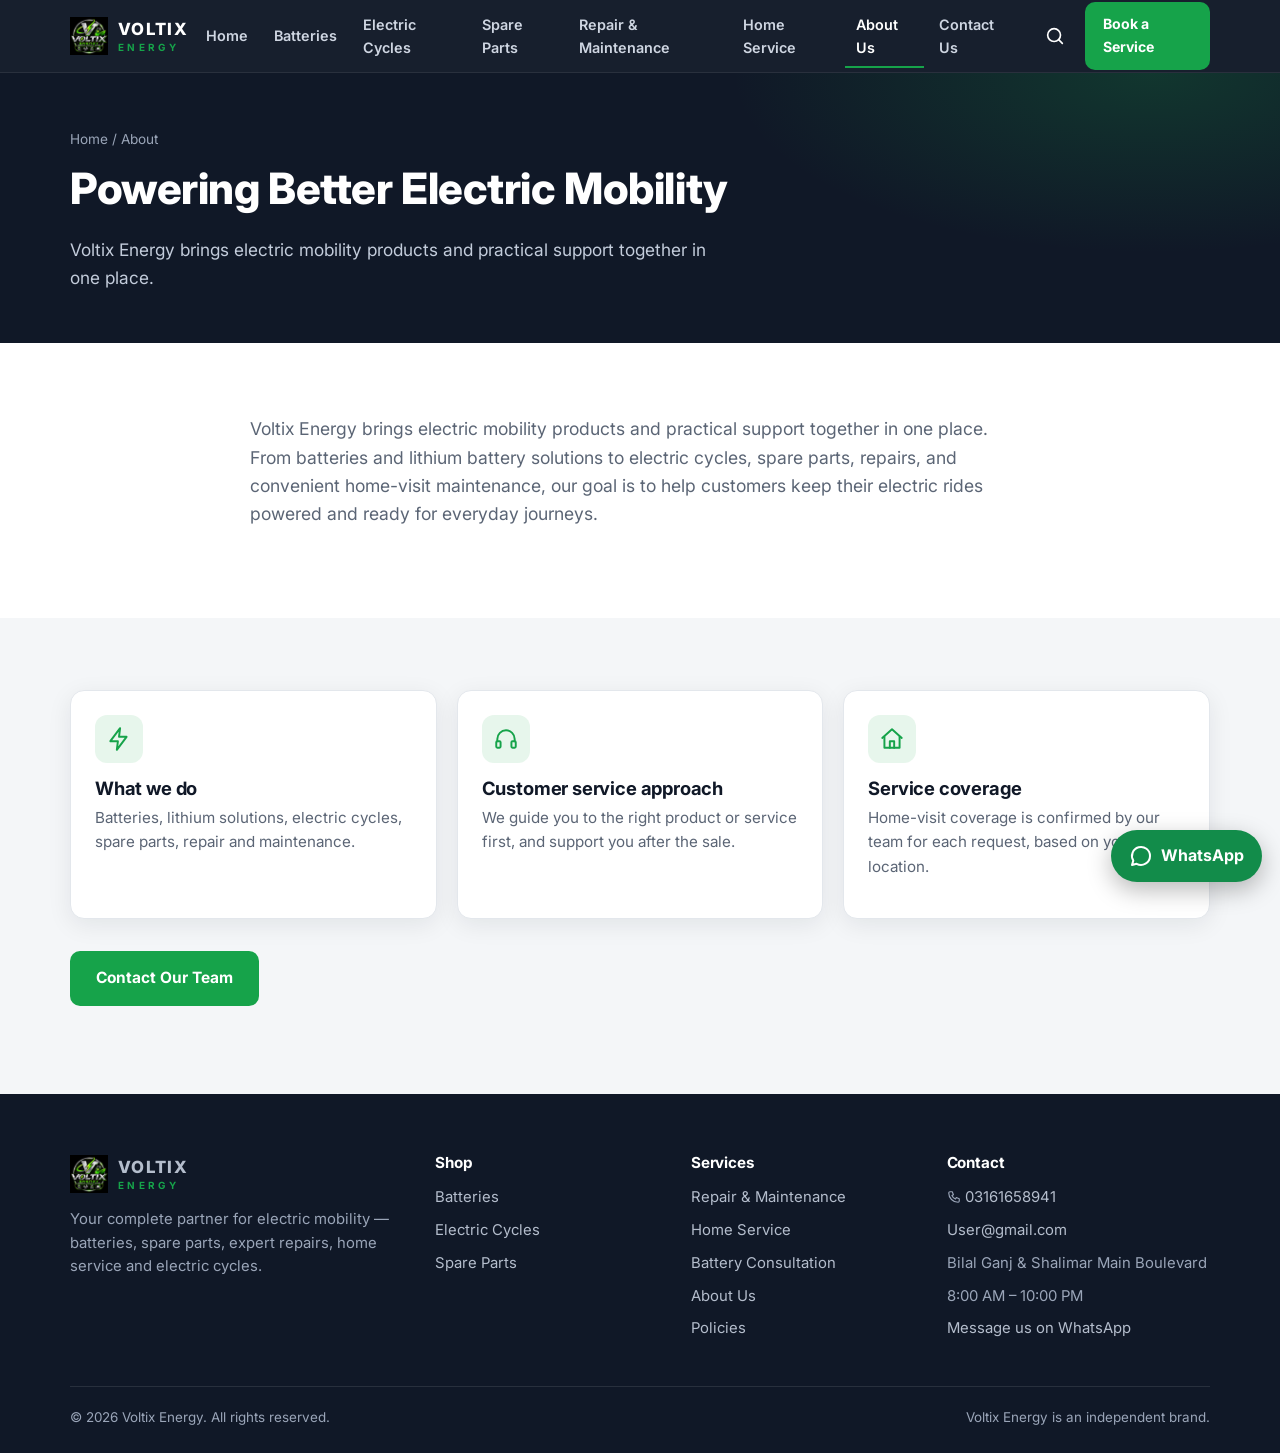
<file: about.html>
<!DOCTYPE html>
<html lang="en">
<head>
<meta charset="utf-8">
<meta name="viewport" content="width=device-width, initial-scale=1">
<title>About Voltix Energy | Powering Better Electric Mobility</title>
<meta name="description" content="Voltix Energy brings electric mobility products and practical support together: batteries, lithium solutions, electric cycles, spare parts, repairs and home-visit maintenance.">
<meta name="theme-color" content="#101827">
<meta property="og:type" content="website"><meta property="og:site_name" content="Voltix Energy"><meta property="og:title" content="About Voltix Energy | Powering Better Electric Mobility"><meta property="og:description" content="Voltix Energy brings electric mobility products and practical support together: batteries, lithium solutions, electric cycles, spare parts, repairs and home-visit maintenance."><meta property="og:locale" content="en_PK">
<meta name="twitter:card" content="summary">
<link rel="icon" href="favicon.jpg" type="image/svg+xml">
<link rel="preconnect" href="https://fonts.googleapis.com"><link rel="preconnect" href="https://fonts.gstatic.com" crossorigin>
<link href="https://fonts.googleapis.com/css2?family=Inter:wght@400;500;600;700;800&display=swap" rel="stylesheet">
<link rel="stylesheet" href="styles.css">
</head>
<body>
<a class="skip" href="#main">Skip to content</a>
<div id="site-header"></div>
<main id="main">
<section class="page-hero"><div class="container"><div class="crumbs"><a href="index.html">Home</a> / About</div><h1>Powering Better Electric Mobility</h1><p>Voltix Energy brings electric mobility products and practical support together in one place.</p></div></section>
<section class="section"><div class="container" style="max-width:820px"><p class="lead" style="max-width:none">Voltix Energy brings electric mobility products and practical support together in one place. From batteries and lithium battery solutions to electric cycles, spare parts, repairs, and convenient home-visit maintenance, our goal is to help customers keep their electric rides powered and ready for everyday journeys.</p><div data-hide-empty style="margin-top:28px"><h2>Our story</h2><p id="about-story"></p></div></div></section><section class="section alt"><div class="container"><div class="grid g3"><div class="card"><div class="ico" data-icon="bolt"></div><h3>What we do</h3><p>Batteries, lithium solutions, electric cycles, spare parts, repair and maintenance.</p></div><div class="card"><div class="ico" data-icon="support"></div><h3>Customer service approach</h3><p>We guide you to the right product or service first, and support you after the sale.</p></div><div class="card"><div class="ico" data-icon="home"></div><h3>Service coverage</h3><p data-areas></p></div></div><p style="margin-top:32px"><a class="btn btn-primary" href="contact.html">Contact Our Team</a></p></div></section></main>
<div id="site-footer"></div>
<script src="config.js"></script>
<script src="data.js"></script>
<script src="app.js"></script>
</body>
</html>
</file>
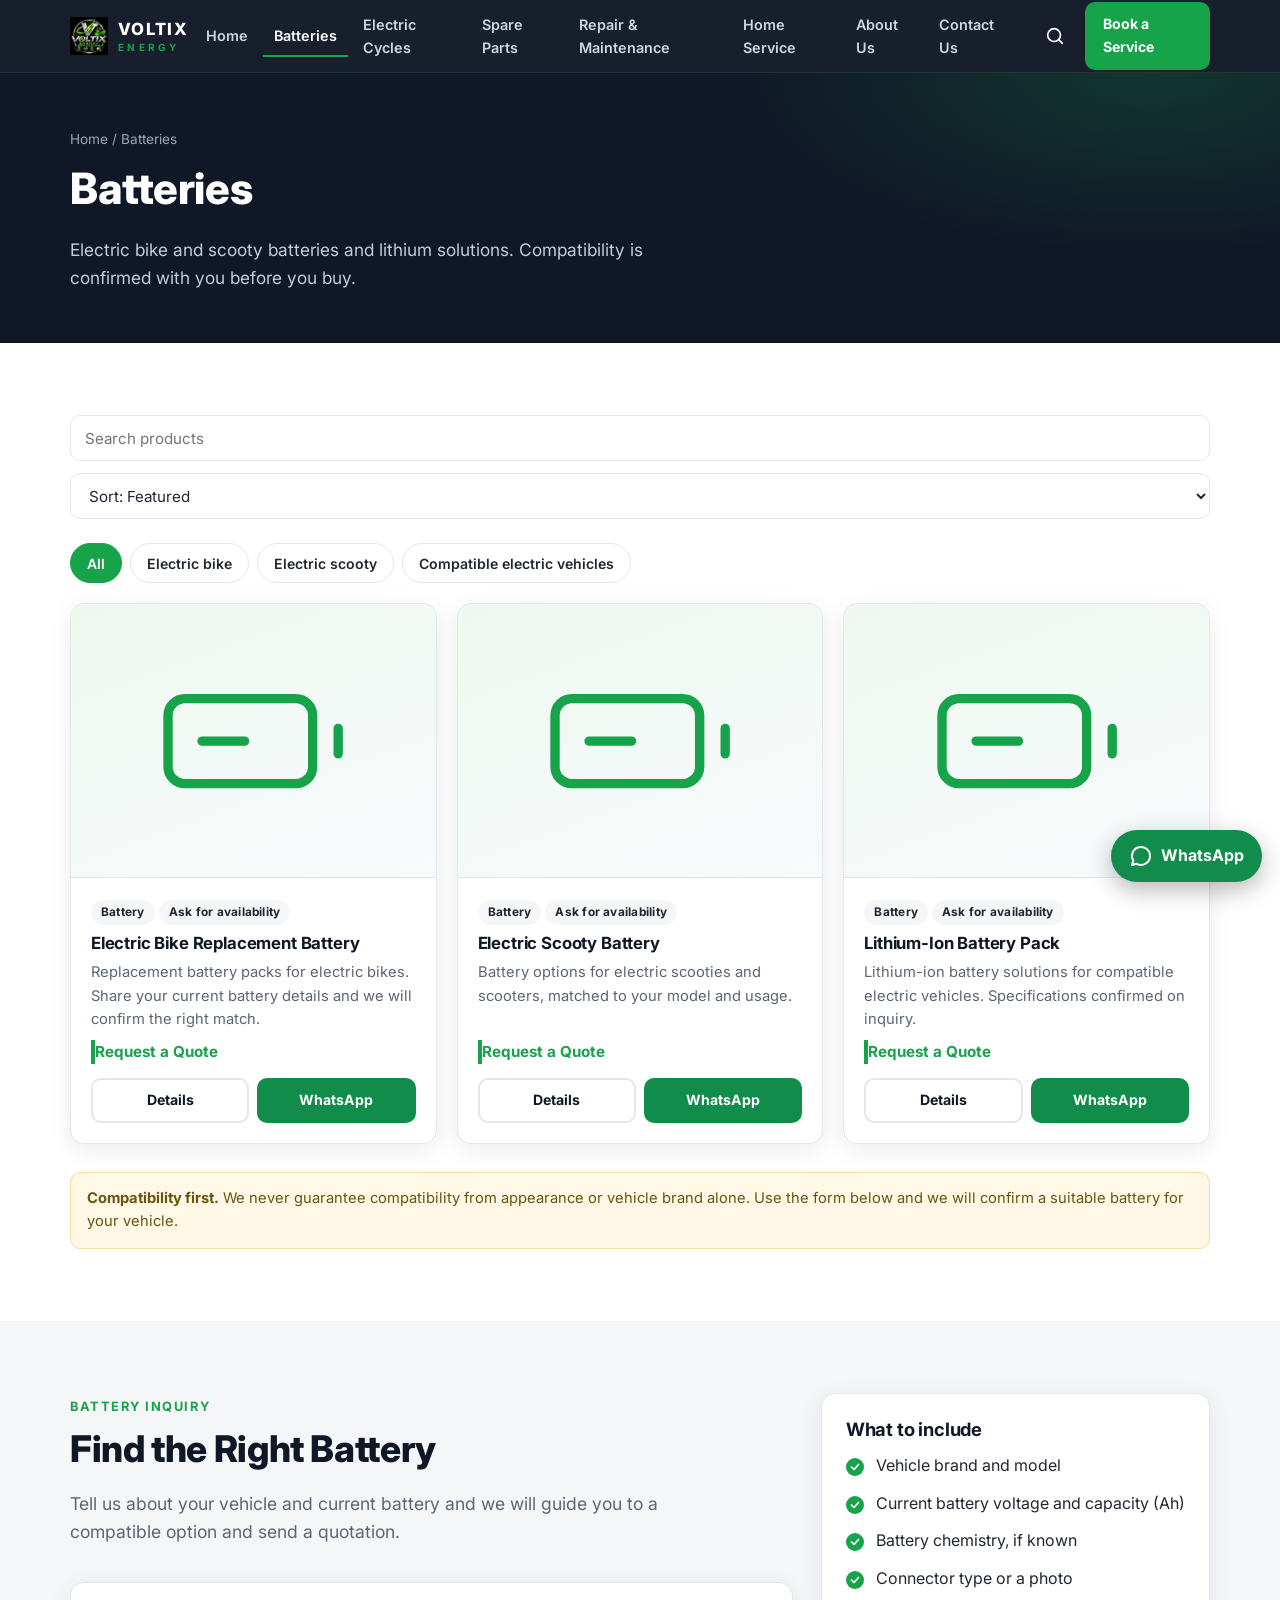
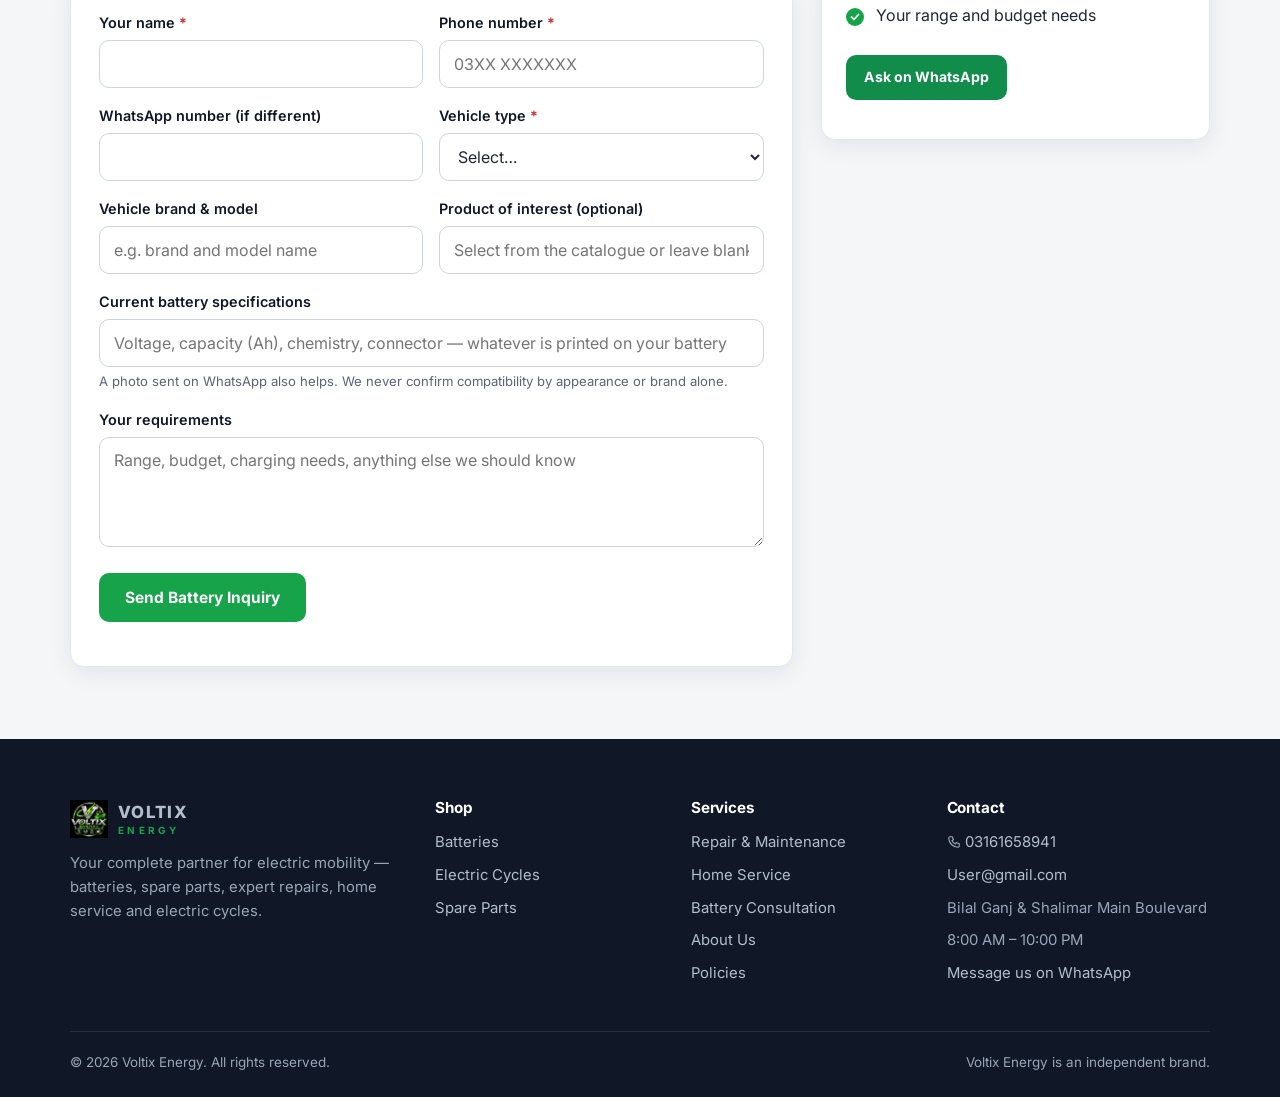
<file: batteries.html>
<!DOCTYPE html>
<html lang="en">
<head>
<meta charset="utf-8">
<meta name="viewport" content="width=device-width, initial-scale=1">
<title>Electric Bike & Scooty Batteries | Lithium Battery Solutions | Voltix Energy</title>
<meta name="description" content="Browse electric bike batteries, electric scooty battery replacement and lithium battery solutions in Pakistan. Send your vehicle details for a compatibility check and quotation.">
<meta name="theme-color" content="#101827">
<meta property="og:type" content="website"><meta property="og:site_name" content="Voltix Energy"><meta property="og:title" content="Electric Bike & Scooty Batteries | Lithium Battery Solutions | Voltix Energy"><meta property="og:description" content="Browse electric bike batteries, electric scooty battery replacement and lithium battery solutions in Pakistan. Send your vehicle details for a compatibility check and quotation."><meta property="og:locale" content="en_PK">
<meta name="twitter:card" content="summary">
<link rel="icon" href="favicon.png" type="image/svg+xml">
<link rel="preconnect" href="https://fonts.googleapis.com"><link rel="preconnect" href="https://fonts.gstatic.com" crossorigin>
<link href="https://fonts.googleapis.com/css2?family=Inter:wght@400;500;600;700;800&display=swap" rel="stylesheet">
<link rel="stylesheet" href="styles.css">
</head>
<body>
<a class="skip" href="#main">Skip to content</a>
<div id="site-header"></div>
<main id="main">
<section class="page-hero"><div class="container"><div class="crumbs"><a href="index.html">Home</a> / Batteries</div><h1>Batteries</h1><p>Electric bike and scooty batteries and lithium solutions. Compatibility is confirmed with you before you buy.</p></div></section>
<section class="section"><div class="container"><div data-catalog="battery"></div><div class="note" style="margin-top:28px"><b>Compatibility first.</b> We never guarantee compatibility from appearance or vehicle brand alone. Use the form below and we will confirm a suitable battery for your vehicle.</div></div></section><section class="section alt" id="inquiry"><div class="container"><div class="formside"><div><div class="sec-head"><span class="eyebrow">Battery inquiry</span><h2>Find the Right Battery</h2><p class="lead">Tell us about your vehicle and current battery and we will guide you to a compatible option and send a quotation.</p></div><form class="form-card" data-form="Battery Inquiry" data-wa="battery" data-success="Thank you. Our team will review your vehicle and battery details and get back to you with compatibility guidance and a quotation." novalidate><div class="form-grid"><div class="field"><label for="b-name">Your name <span class="req" aria-hidden="true">*</span></label><input id="b-name" name="name" type="text" placeholder="" required autocomplete="name"><div class="errmsg" role="alert"></div></div><div class="field"><label for="b-phone">Phone number <span class="req" aria-hidden="true">*</span></label><input id="b-phone" name="phone" type="tel" placeholder="03XX XXXXXXX" required autocomplete="tel"><div class="errmsg" role="alert"></div></div><div class="field"><label for="b-wa">WhatsApp number (if different)</label><input id="b-wa" name="whatsapp" type="tel" placeholder=""><div class="errmsg" role="alert"></div></div><div class="field"><label for="b-veh">Vehicle type <span class="req" aria-hidden="true">*</span></label><select id="b-veh" name="vehicle_type" required><option value="">Select…</option><option>Electric bike</option><option>Electric scooty / scooter</option><option>Electric cycle</option><option>Other</option></select><div class="errmsg" role="alert"></div></div><div class="field"><label for="b-model">Vehicle brand &amp; model</label><input id="b-model" name="vehicle_model" type="text" placeholder="e.g. brand and model name"><div class="errmsg" role="alert"></div></div><div class="field"><label for="b-prod">Product of interest (optional)</label><input id="b-prod" name="product" type="text" placeholder="Select from the catalogue or leave blank"><div class="errmsg" role="alert"></div></div><div class="field full"><label for="b-spec">Current battery specifications</label><input id="b-spec" name="current_battery" type="text" placeholder="Voltage, capacity (Ah), chemistry, connector — whatever is printed on your battery"><div class="hint">A photo sent on WhatsApp also helps. We never confirm compatibility by appearance or brand alone.</div><div class="errmsg" role="alert"></div></div><div class="field full"><label for="b-req">Your requirements</label><textarea id="b-req" name="requirements" placeholder="Range, budget, charging needs, anything else we should know"></textarea><div class="errmsg" role="alert"></div></div></div><div class="hp" aria-hidden="true"><label>Leave empty<input type="text" name="_gotcha" tabindex="-1" autocomplete="off"></label></div><p style="margin-top:18px"><button class="btn btn-primary" type="submit"><span class="spinner"></span>Send Battery Inquiry</button></p><div class="status" role="status" aria-live="polite"></div></form></div><aside class="card"><h3>What to include</h3><ul class="checks"><li>Vehicle brand and model</li><li>Current battery voltage and capacity (Ah)</li><li>Battery chemistry, if known</li><li>Connector type or a photo</li><li>Your range and budget needs</li></ul><p><a class="btn btn-wa btn-sm" data-wa="battery" data-wa-fallback="WhatsApp not configured yet" href="#">Ask on WhatsApp</a></p></aside></div></div></section></main>
<div id="site-footer"></div>
<script src="config.js"></script>
<script src="data.js"></script>
<script src="app.js"></script>
</body>
</html>
</file>
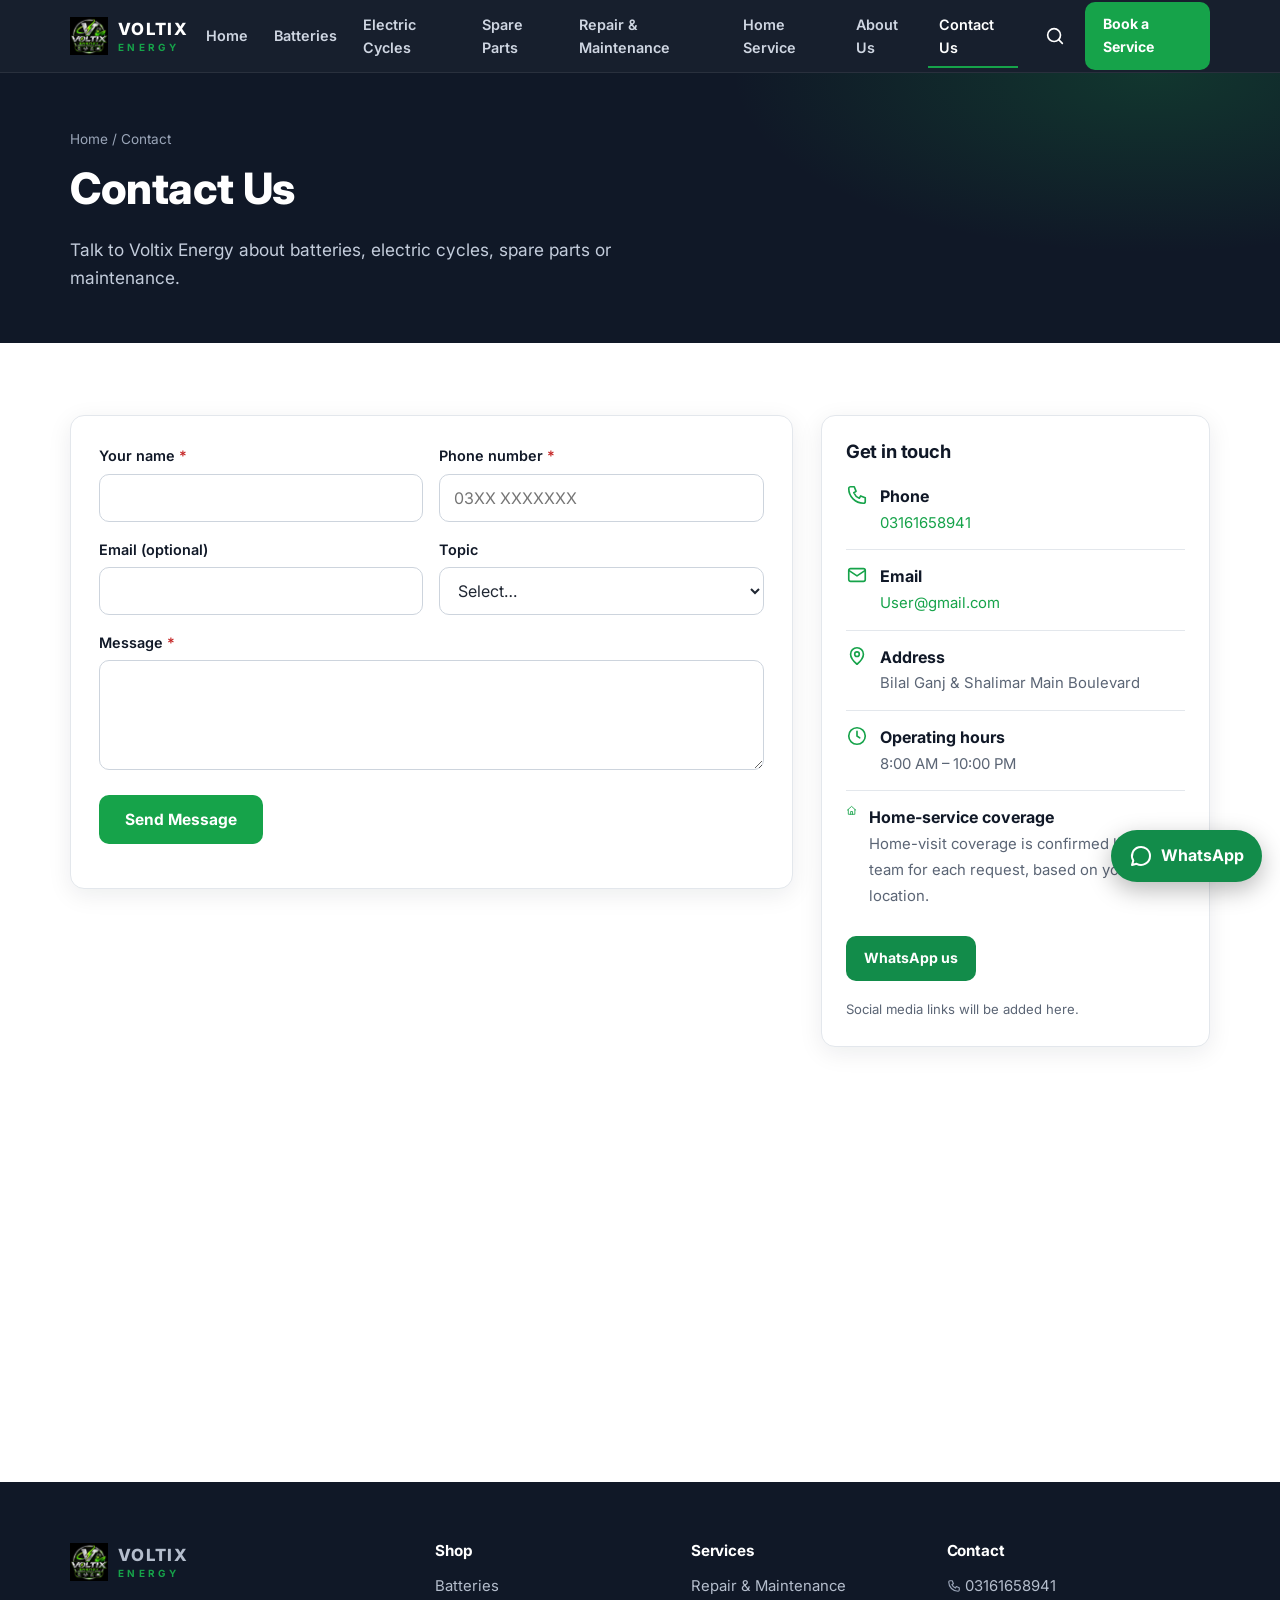
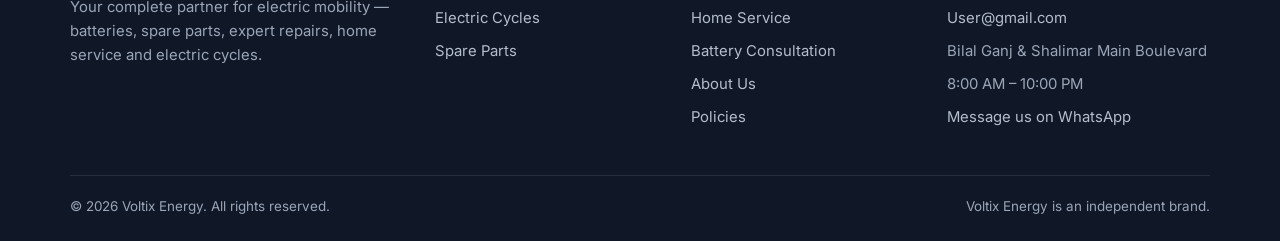
<file: contact.html>
<!DOCTYPE html>
<html lang="en">
<head>
<meta charset="utf-8">
<meta name="viewport" content="width=device-width, initial-scale=1">
<title>Contact Voltix Energy | Batteries, Cycles, Parts & Service</title>
<meta name="description" content="Contact Voltix Energy for electric bike batteries, electric cycles, spare parts and repair or home-service requests in Pakistan.">
<meta name="theme-color" content="#101827">
<meta property="og:type" content="website"><meta property="og:site_name" content="Voltix Energy"><meta property="og:title" content="Contact Voltix Energy | Batteries, Cycles, Parts & Service"><meta property="og:description" content="Contact Voltix Energy for electric bike batteries, electric cycles, spare parts and repair or home-service requests in Pakistan."><meta property="og:locale" content="en_PK">
<meta name="twitter:card" content="summary">
<link rel="icon" href="favicon.png" type="image/svg+xml">
<link rel="preconnect" href="https://fonts.googleapis.com"><link rel="preconnect" href="https://fonts.gstatic.com" crossorigin>
<link href="https://fonts.googleapis.com/css2?family=Inter:wght@400;500;600;700;800&display=swap" rel="stylesheet">
<link rel="stylesheet" href="styles.css">
</head>
<body>
<a class="skip" href="#main">Skip to content</a>
<div id="site-header"></div>
<main id="main">
<section class="page-hero"><div class="container"><div class="crumbs"><a href="index.html">Home</a> / Contact</div><h1>Contact Us</h1><p>Talk to Voltix Energy about batteries, electric cycles, spare parts or maintenance.</p></div></section>
<section class="section"><div class="container"><div class="formside" id="inquiry"><div><form class="form-card" data-form="Contact Inquiry" data-wa="general" data-success="Thank you for contacting Voltix Energy. Our team will reply as soon as possible." novalidate><div class="form-grid"><div class="field"><label for="c-name">Your name <span class="req" aria-hidden="true">*</span></label><input id="c-name" name="name" type="text" placeholder="" required autocomplete="name"><div class="errmsg" role="alert"></div></div><div class="field"><label for="c-phone">Phone number <span class="req" aria-hidden="true">*</span></label><input id="c-phone" name="phone" type="tel" placeholder="03XX XXXXXXX" required autocomplete="tel"><div class="errmsg" role="alert"></div></div><div class="field"><label for="c-email">Email (optional)</label><input id="c-email" name="email" type="email" placeholder="" autocomplete="email"><div class="errmsg" role="alert"></div></div><div class="field"><label for="c-topic">Topic</label><select id="c-topic" name="topic"><option value="">Select…</option><option>Batteries</option><option>Electric cycles</option><option>Spare parts</option><option>Repair &amp; maintenance</option><option>Home service</option><option>Bulk / business inquiry</option><option>Other</option></select><div class="errmsg" role="alert"></div></div><div class="field full"><label for="c-msg">Message <span class="req" aria-hidden="true">*</span></label><textarea id="c-msg" name="message" placeholder="" required></textarea><div class="errmsg" role="alert"></div></div></div><div class="hp" aria-hidden="true"><label>Leave empty<input type="text" name="_gotcha" tabindex="-1" autocomplete="off"></label></div><p style="margin-top:18px"><button class="btn btn-primary" type="submit"><span class="spinner"></span>Send Message</button></p><div class="status" role="status" aria-live="polite"></div></form></div><aside><div class="card"><h3>Get in touch</h3><ul class="info-list"><li data-hide-empty><span style="color:var(--blue);width:22px" data-icon="phone"></span><div><b>Phone</b><span><a data-cfg="phone" href="#"></a></span></div></li><li data-hide-empty><span style="color:var(--blue);width:22px" data-icon="mail"></span><div><b>Email</b><span><a data-cfg="email" href="#"></a></span></div></li><li data-hide-empty><span style="color:var(--blue);width:22px" data-icon="pin"></span><div><b>Address</b><span><span data-cfg="address"></span></span></div></li><li data-hide-empty><span style="color:var(--blue);width:22px" data-icon="clock"></span><div><b>Operating hours</b><span><span data-cfg="hours"></span></span></div></li><li><span style="color:var(--blue);width:22px" data-icon="home"></span><div><b>Home-service coverage</b><span data-areas></span></div></li></ul><p style="margin-top:14px"><a class="btn btn-wa btn-sm" data-wa="general" data-wa-fallback="WhatsApp not configured yet" href="#">WhatsApp us</a></p><div data-social style="margin-top:14px"></div></div></aside></div><div style="margin-top:36px" data-map></div></div></section></main>
<div id="site-footer"></div>
<script src="config.js"></script>
<script src="data.js"></script>
<script src="app.js"></script>
</body>
</html>
</file>
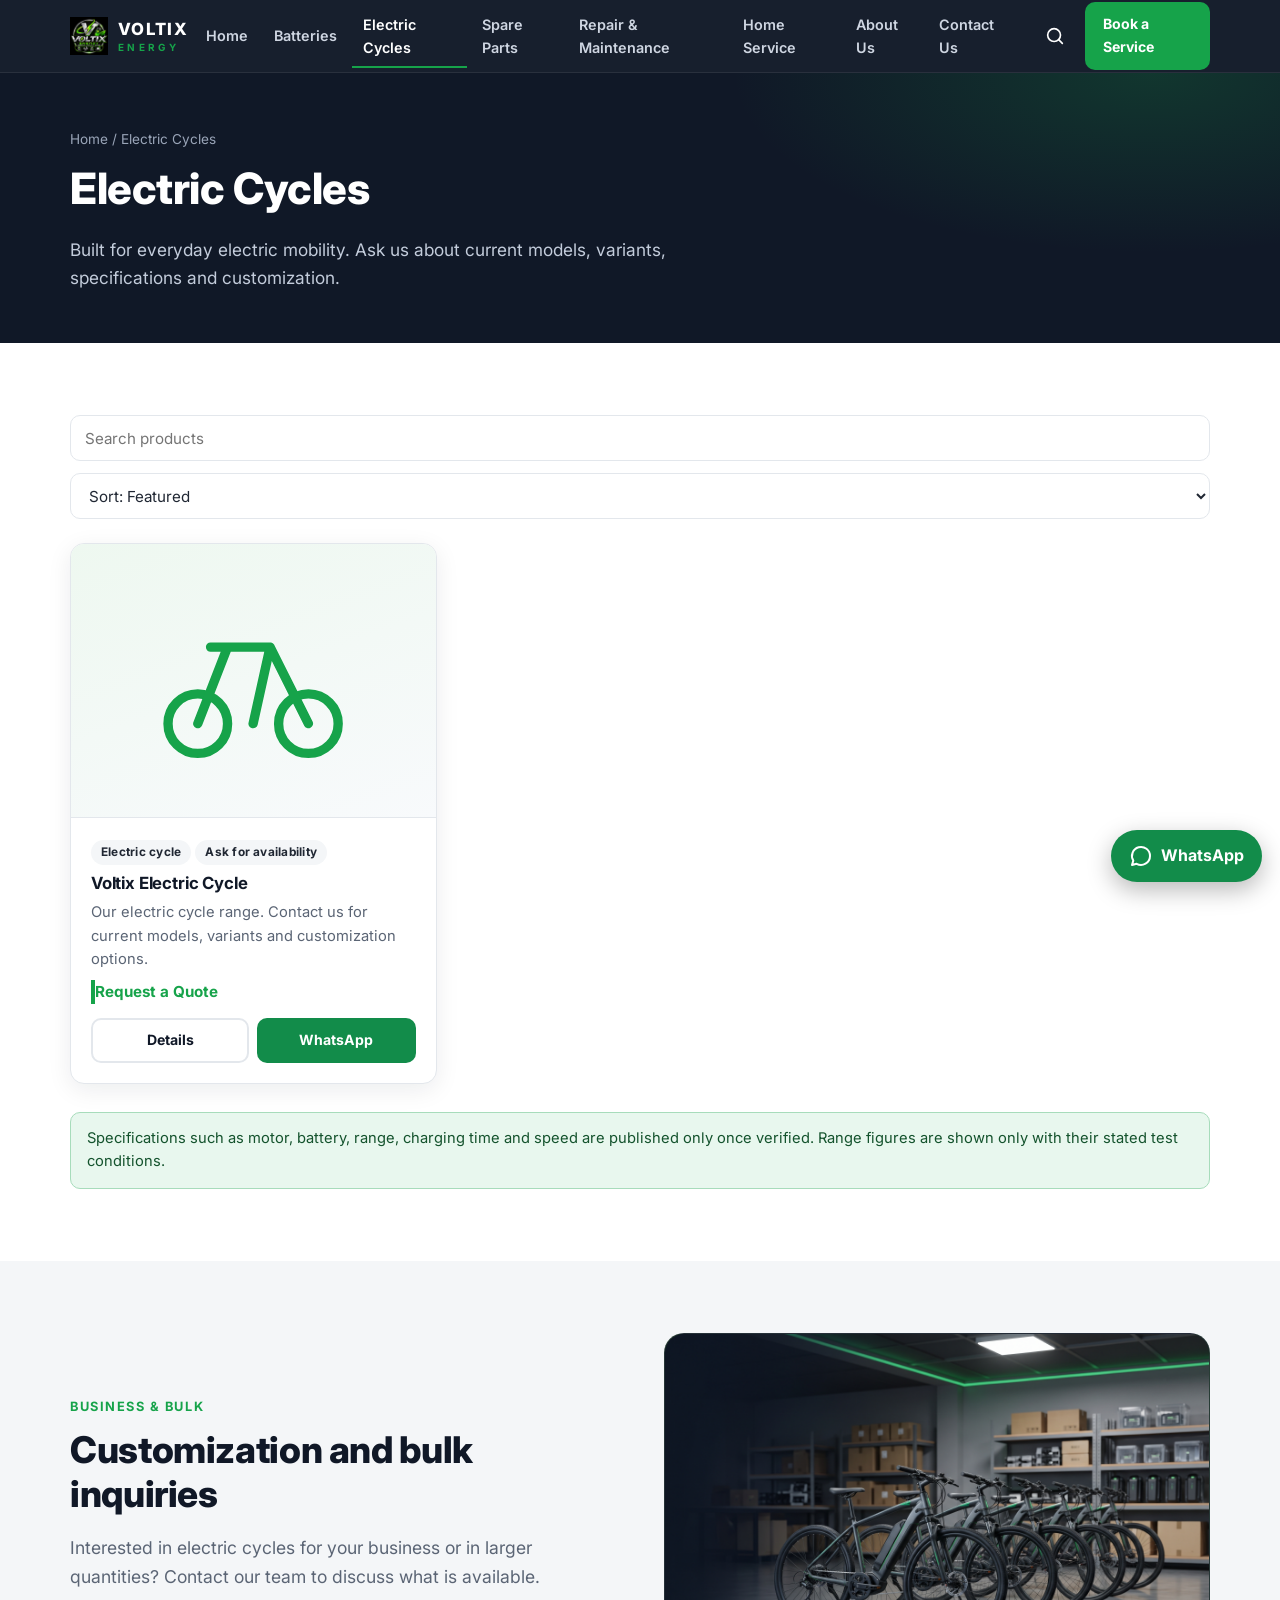
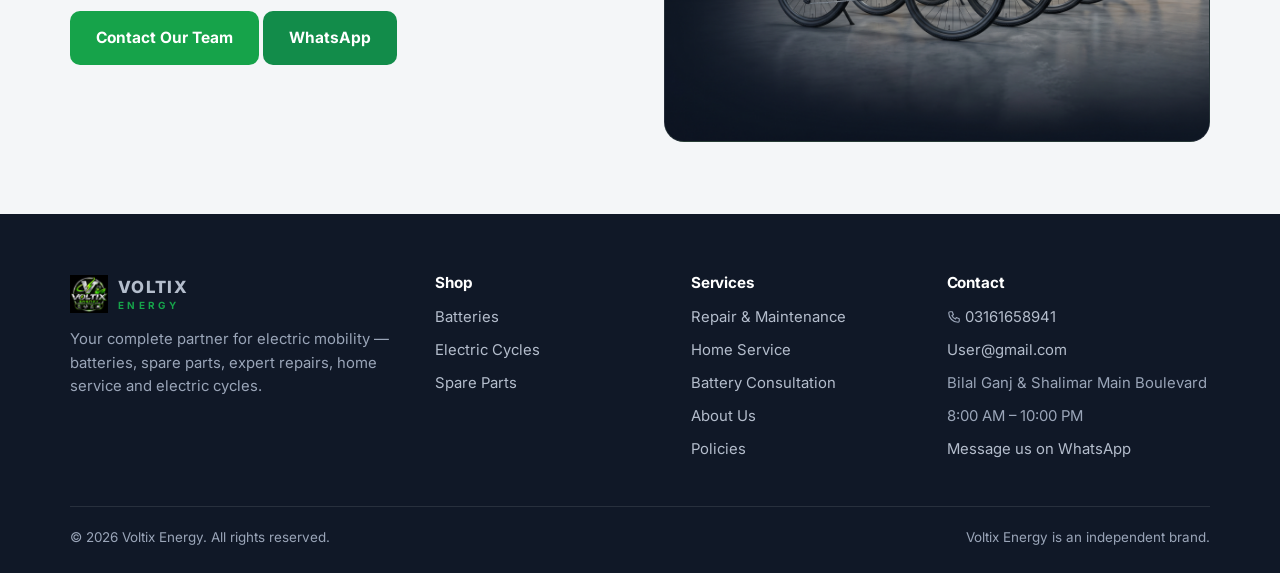
<file: electric-cycles.html>
<!DOCTYPE html>
<html lang="en">
<head>
<meta charset="utf-8">
<meta name="viewport" content="width=device-width, initial-scale=1">
<title>Electric Cycles | Built for Everyday Mobility | Voltix Energy</title>
<meta name="description" content="Explore Voltix Energy electric cycles. Enquire about models, specifications, customization and bulk or business orders in Pakistan.">
<meta name="theme-color" content="#101827">
<meta property="og:type" content="website"><meta property="og:site_name" content="Voltix Energy"><meta property="og:title" content="Electric Cycles | Built for Everyday Mobility | Voltix Energy"><meta property="og:description" content="Explore Voltix Energy electric cycles. Enquire about models, specifications, customization and bulk or business orders in Pakistan."><meta property="og:locale" content="en_PK">
<meta name="twitter:card" content="summary">
<link rel="icon" href="favicon.png" type="image/svg+xml">
<link rel="preconnect" href="https://fonts.googleapis.com"><link rel="preconnect" href="https://fonts.gstatic.com" crossorigin>
<link href="https://fonts.googleapis.com/css2?family=Inter:wght@400;500;600;700;800&display=swap" rel="stylesheet">
<link rel="stylesheet" href="styles.css">
</head>
<body>
<a class="skip" href="#main">Skip to content</a>
<div id="site-header"></div>
<main id="main">
<section class="page-hero"><div class="container"><div class="crumbs"><a href="index.html">Home</a> / Electric Cycles</div><h1>Electric Cycles</h1><p>Built for everyday electric mobility. Ask us about current models, variants, specifications and customization.</p></div></section>

<section class="section">
  <div class="container">
    <div data-catalog="cycle"></div>
    <div id="compare" style="margin-top:48px"></div>
    <div class="note info" style="margin-top:28px">Specifications such as motor, battery, range, charging time and speed are published only once verified. Range figures are shown only with their stated test conditions.</div>
  </div>
</section>

<!-- BUSINESS & BULK -->
<section class="section alt">
  <div class="container split">
    <div>
      <span class="eyebrow">Business &amp; bulk</span>
      <h2>Customization and bulk inquiries</h2>
      <p class="lead">Interested in electric cycles for your business or in larger quantities? Contact our team to discuss what is available.</p>
      <p style="margin-top:20px">
        <a class="btn btn-primary" href="contact.html#inquiry">Contact Our Team</a>
        <a class="btn btn-wa" data-wa="cycle" data-wa-fallback="Contact us" href="#">WhatsApp</a>
      </p>
    </div>

    <div class="art-box" style="padding:0;overflow:hidden;aspect-ratio:4/3">
      <img src="bulk.jpg" alt="Voltix electric cycles for business and bulk orders" style="width:100%;height:100%;object-fit:cover;display:block" loading="lazy">
    </div>
  </div>
</section>
</main>
<div id="site-footer"></div>
<script src="config.js"></script>
<script src="data.js"></script>
<script src="app.js"></script>
</body>
</html>
</file>
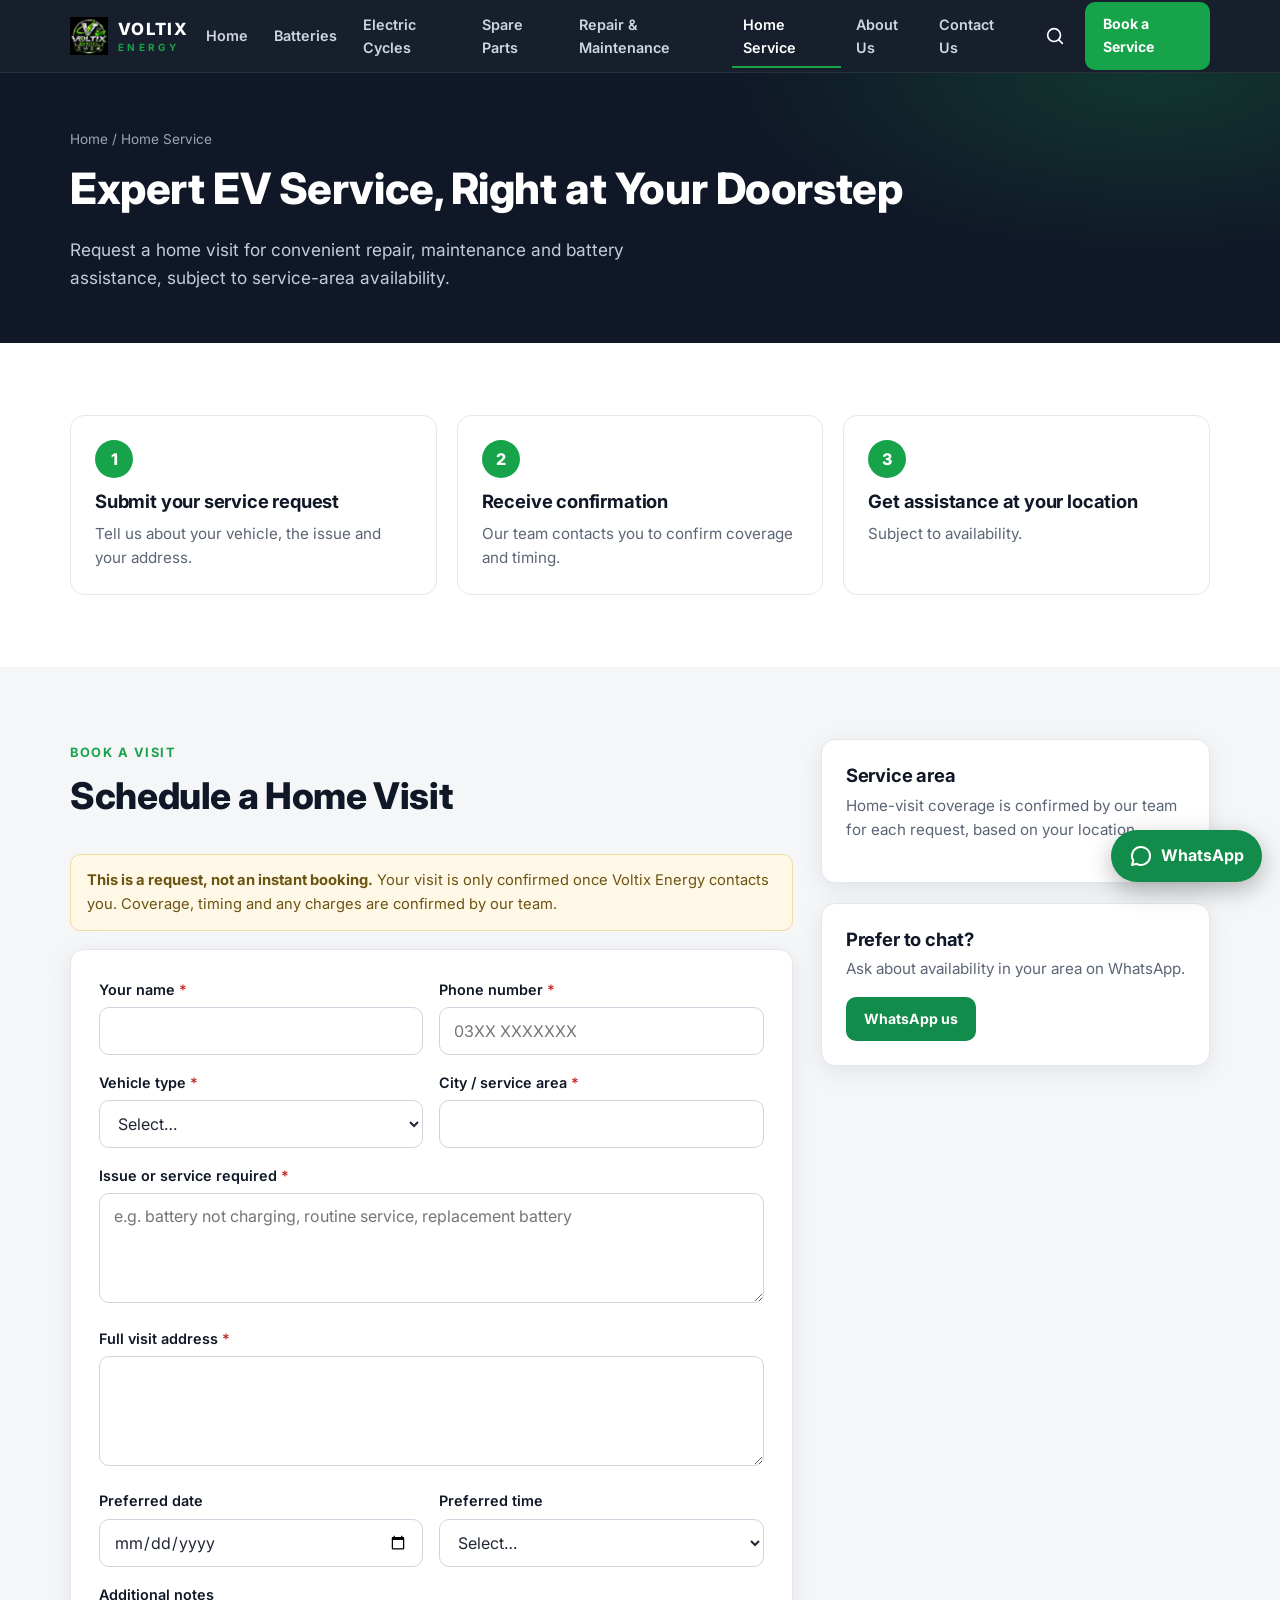
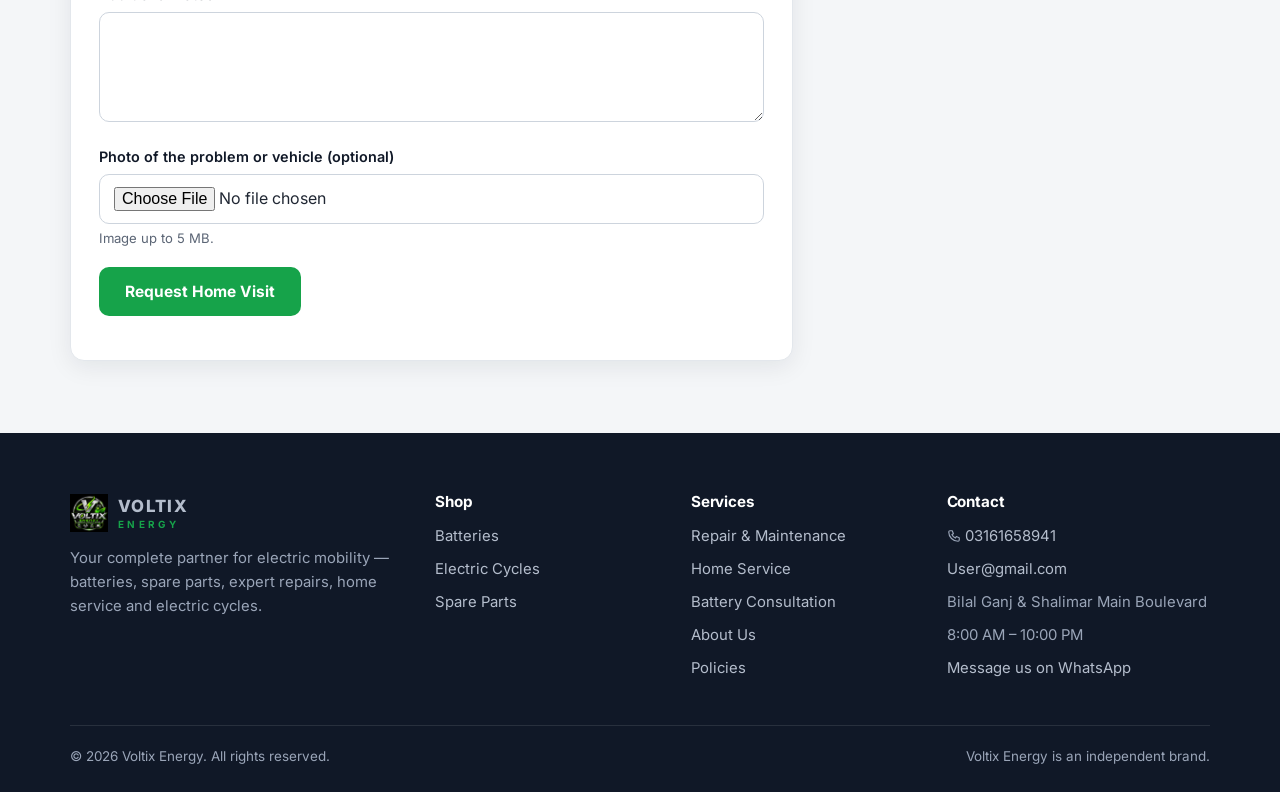
<file: home-service.html>
<!DOCTYPE html>
<html lang="en">
<head>
<meta charset="utf-8">
<meta name="viewport" content="width=device-width, initial-scale=1">
<title>Home Service for Electric Bikes & Scooties | Book a Visit | Voltix Energy</title>
<meta name="description" content="Request a home visit for electric bike and scooty repair, maintenance and battery assistance in Pakistan, subject to service-area availability. Book with Voltix Energy.">
<meta name="theme-color" content="#101827">
<meta property="og:type" content="website"><meta property="og:site_name" content="Voltix Energy"><meta property="og:title" content="Home Service for Electric Bikes & Scooties | Book a Visit | Voltix Energy"><meta property="og:description" content="Request a home visit for electric bike and scooty repair, maintenance and battery assistance in Pakistan, subject to service-area availability. Book with Voltix Energy."><meta property="og:locale" content="en_PK">
<meta name="twitter:card" content="summary">
<link rel="icon" href="favicon.png" type="image/svg+xml">
<link rel="preconnect" href="https://fonts.googleapis.com"><link rel="preconnect" href="https://fonts.gstatic.com" crossorigin>
<link href="https://fonts.googleapis.com/css2?family=Inter:wght@400;500;600;700;800&display=swap" rel="stylesheet">
<link rel="stylesheet" href="styles.css">
</head>
<body>
<a class="skip" href="#main">Skip to content</a>
<div id="site-header"></div>
<main id="main">
<section class="page-hero"><div class="container"><div class="crumbs"><a href="index.html">Home</a> / Home Service</div><h1>Expert EV Service, Right at Your Doorstep</h1><p>Request a home visit for convenient repair, maintenance and battery assistance, subject to service-area availability.</p></div></section><section class="section"><div class="container"><div class="steps s3"><div class="step"><h3>Submit your service request</h3><p>Tell us about your vehicle, the issue and your address.</p></div><div class="step"><h3>Receive confirmation</h3><p>Our team contacts you to confirm coverage and timing.</p></div><div class="step"><h3>Get assistance at your location</h3><p>Subject to availability.</p></div></div></div></section><section class="section alt" id="book"><div class="container"><div class="formside"><div><div class="sec-head"><span class="eyebrow">Book a visit</span><h2>Schedule a Home Visit</h2></div><div class="note" style="margin-bottom:18px"><b>This is a request, not an instant booking.</b> Your visit is only confirmed once Voltix Energy contacts you. Coverage, timing and any charges are confirmed by our team.</div><form class="form-card" data-form="Home Service Request" data-wa="home" data-success="Thank you. This is a service request — it is not confirmed until our team contacts you to confirm coverage, timing and details." novalidate><div class="form-grid"><div class="field"><label for="h-name">Your name <span class="req" aria-hidden="true">*</span></label><input id="h-name" name="name" type="text" placeholder="" required autocomplete="name"><div class="errmsg" role="alert"></div></div><div class="field"><label for="h-phone">Phone number <span class="req" aria-hidden="true">*</span></label><input id="h-phone" name="phone" type="tel" placeholder="03XX XXXXXXX" required autocomplete="tel"><div class="errmsg" role="alert"></div></div><div class="field"><label for="h-veh">Vehicle type <span class="req" aria-hidden="true">*</span></label><select id="h-veh" name="vehicle_type" required><option value="">Select…</option><option>Electric bike</option><option>Electric scooty / scooter</option><option>Electric cycle</option><option>Other</option></select><div class="errmsg" role="alert"></div></div><div class="field"><label for="h-city">City / service area <span class="req" aria-hidden="true">*</span></label><input id="h-city" name="city" type="text" placeholder="" required autocomplete="address-level2"><div class="errmsg" role="alert"></div></div><div class="field full"><label for="h-issue">Issue or service required <span class="req" aria-hidden="true">*</span></label><textarea id="h-issue" name="issue" placeholder="e.g. battery not charging, routine service, replacement battery" required></textarea><div class="errmsg" role="alert"></div></div><div class="field full"><label for="h-addr">Full visit address <span class="req" aria-hidden="true">*</span></label><textarea id="h-addr" name="address" placeholder="" required></textarea><div class="errmsg" role="alert"></div></div><div class="field"><label for="h-date">Preferred date</label><input id="h-date" name="preferred_date" type="date" placeholder=""><div class="errmsg" role="alert"></div></div><div class="field"><label for="h-time">Preferred time</label><select id="h-time" name="preferred_time"><option value="">Select…</option><option>Morning (9am – 12pm)</option><option>Afternoon (12pm – 4pm)</option><option>Evening (4pm – 8pm)</option></select><div class="errmsg" role="alert"></div></div><div class="field full"><label for="h-notes">Additional notes</label><textarea id="h-notes" name="notes" placeholder=""></textarea><div class="errmsg" role="alert"></div></div><div class="field full"><label for="h-img">Photo of the problem or vehicle (optional)</label><input id="h-img" name="photo" type="file" accept="image/*"><div class="hint">Image up to 5 MB.</div><div class="errmsg" role="alert"></div></div></div><div class="hp" aria-hidden="true"><label>Leave empty<input type="text" name="_gotcha" tabindex="-1" autocomplete="off"></label></div><p style="margin-top:18px"><button class="btn btn-primary" type="submit"><span class="spinner"></span>Request Home Visit</button></p><div class="status" role="status" aria-live="polite"></div></form></div><aside><div class="card"><h3>Service area</h3><p data-areas></p></div><div class="card" style="margin-top:20px"><h3>Prefer to chat?</h3><p>Ask about availability in your area on WhatsApp.</p><a class="btn btn-wa btn-sm" data-wa="home" data-wa-fallback="WhatsApp not configured yet" href="#">WhatsApp us</a></div></aside></div></div></section></main>
<div id="site-footer"></div>
<script src="config.js"></script>
<script src="data.js"></script>
<script src="app.js"></script>
</body>
</html>
</file>
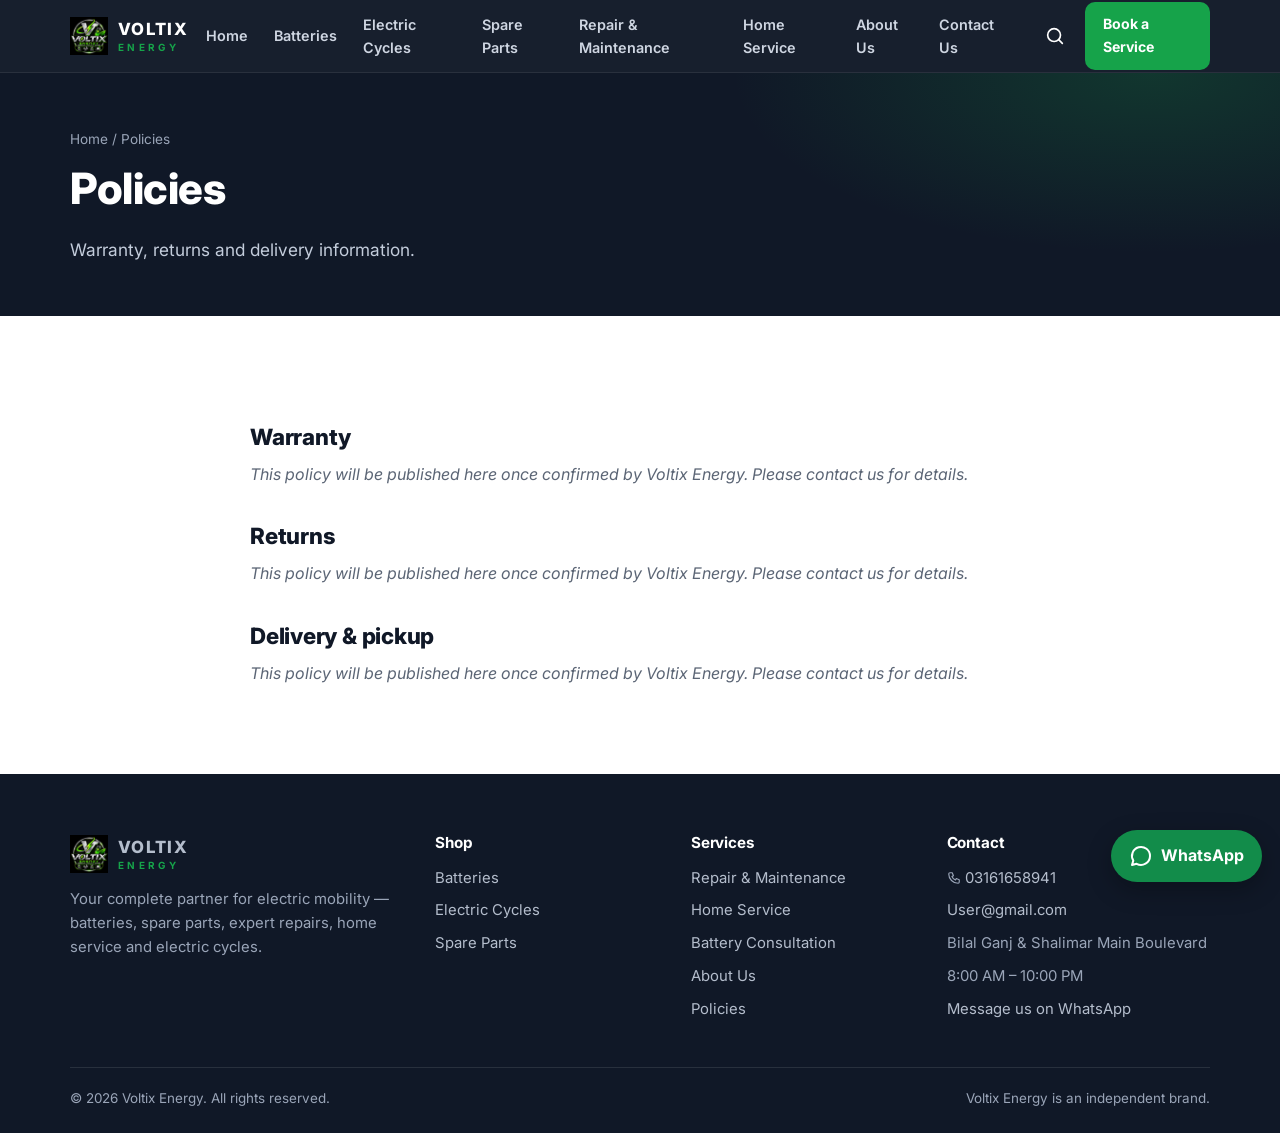
<file: policies.html>
<!DOCTYPE html>
<html lang="en">
<head>
<meta charset="utf-8">
<meta name="viewport" content="width=device-width, initial-scale=1">
<title>Warranty, Returns & Delivery Policies | Voltix Energy</title>
<meta name="description" content="Voltix Energy warranty, return and delivery policies.">
<meta name="theme-color" content="#101827">
<meta property="og:type" content="website"><meta property="og:site_name" content="Voltix Energy"><meta property="og:title" content="Warranty, Returns & Delivery Policies | Voltix Energy"><meta property="og:description" content="Voltix Energy warranty, return and delivery policies."><meta property="og:locale" content="en_PK">
<meta name="twitter:card" content="summary">
<link rel="icon" href="favicon.svg" type="image/svg+xml">
<link rel="preconnect" href="https://fonts.googleapis.com"><link rel="preconnect" href="https://fonts.gstatic.com" crossorigin>
<link href="https://fonts.googleapis.com/css2?family=Inter:wght@400;500;600;700;800&display=swap" rel="stylesheet">
<link rel="stylesheet" href="styles.css">
</head>
<body>
<a class="skip" href="#main">Skip to content</a>
<div id="site-header"></div>
<main id="main">
<section class="page-hero"><div class="container"><div class="crumbs"><a href="index.html">Home</a> / Policies</div><h1>Policies</h1><p>Warranty, returns and delivery information.</p></div></section>
<section class="section legal"><div class="container" style="max-width:820px"><h2>Warranty</h2><p data-policy="warranty"></p><h2>Returns</h2><p data-policy="returns"></p><h2>Delivery &amp; pickup</h2><p data-policy="delivery"></p></div></section></main>
<div id="site-footer"></div>
<script src="config.js"></script>
<script src="data.js"></script>
<script src="app.js"></script>
</body>
</html>
</file>
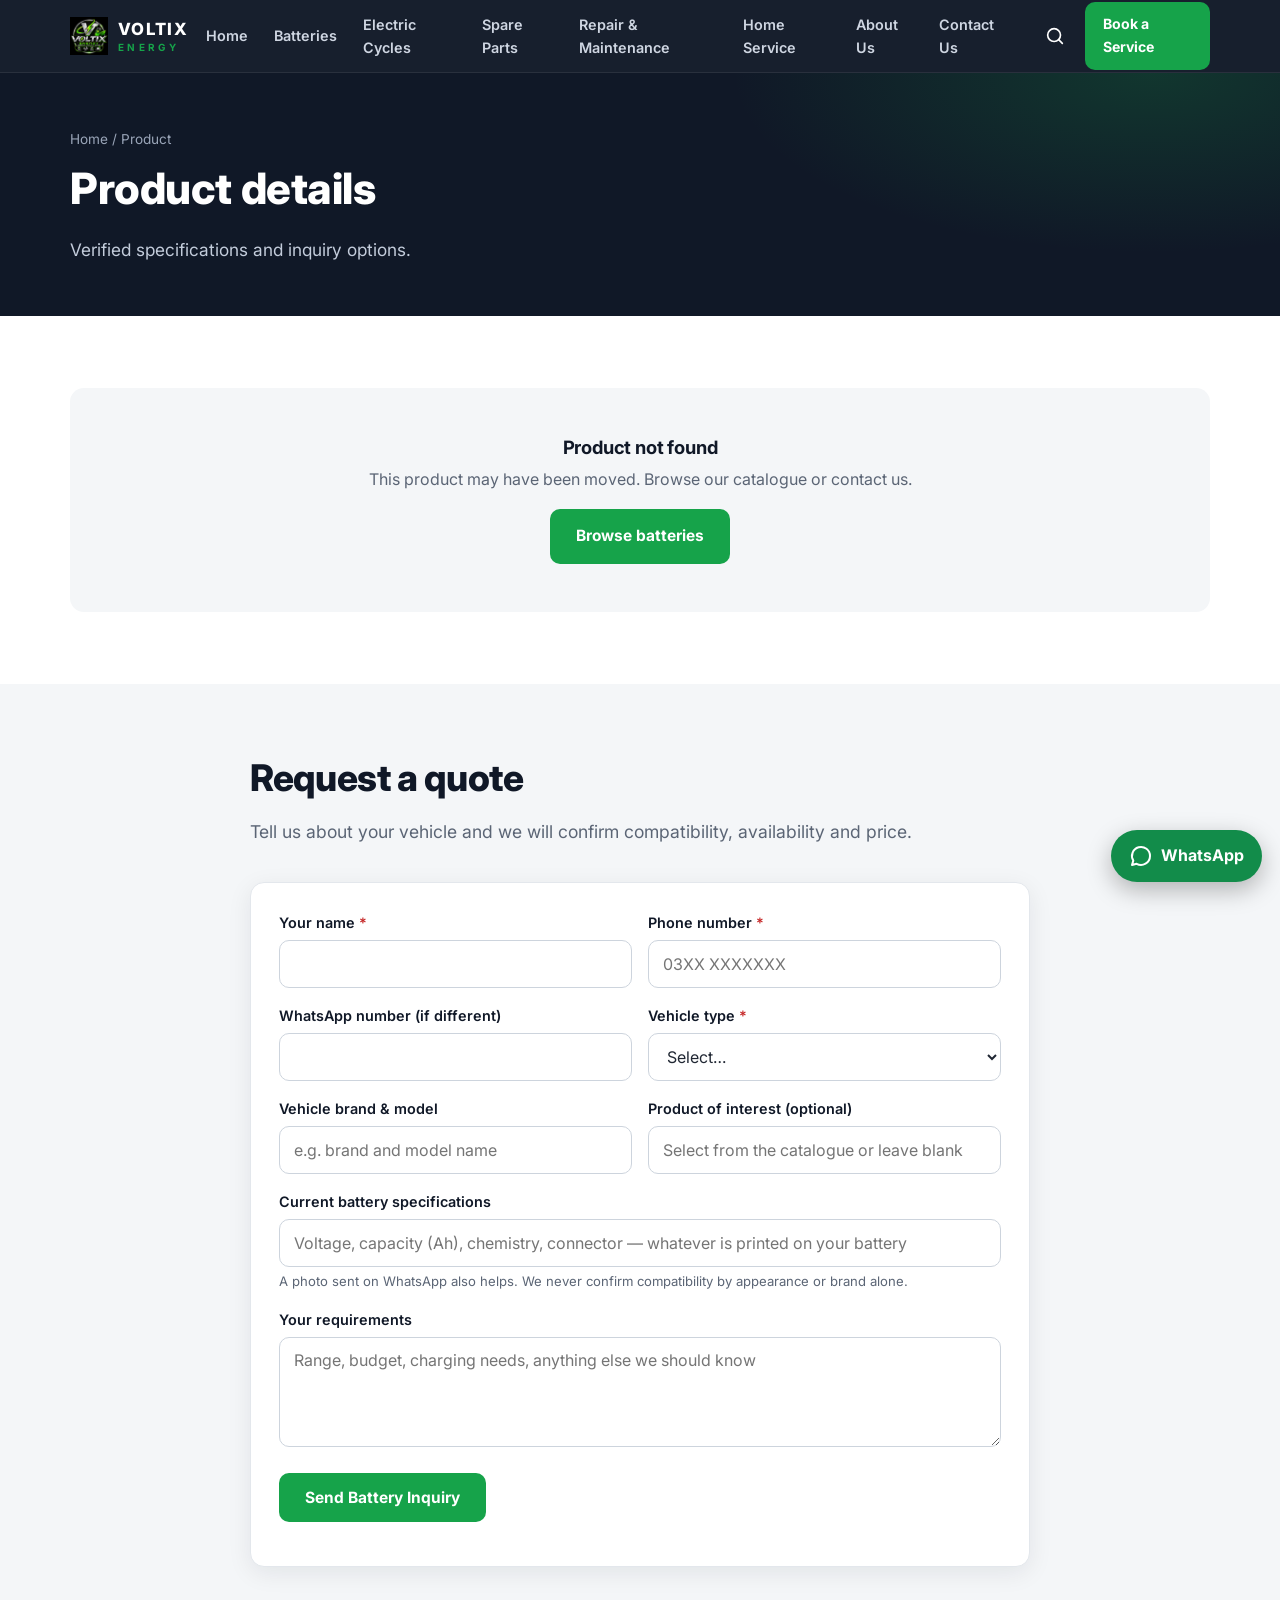
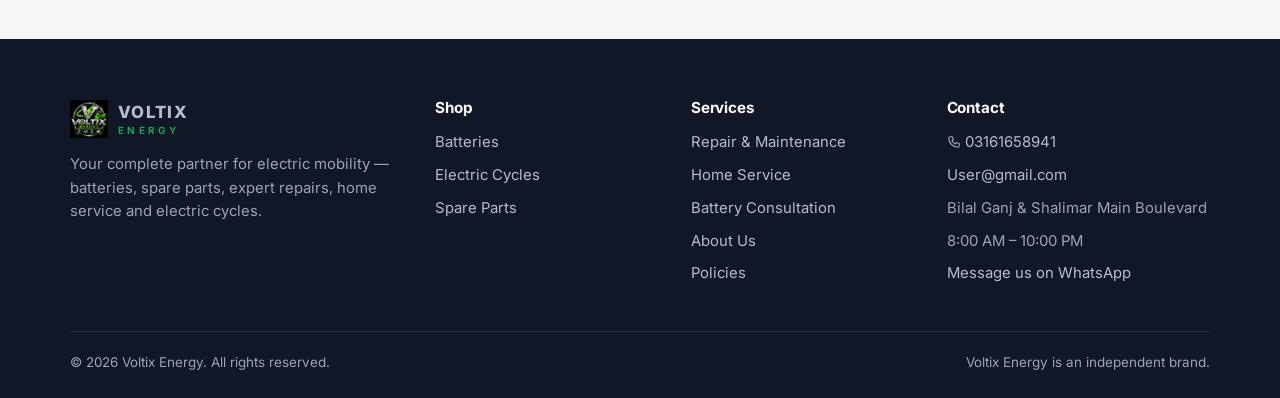
<file: product.html>
<!DOCTYPE html>
<html lang="en">
<head>
<meta charset="utf-8">
<meta name="viewport" content="width=device-width, initial-scale=1">
<title>Product Details | Voltix Energy</title>
<meta name="description" content="Product details, specifications and inquiry for Voltix Energy electric mobility products.">
<meta name="theme-color" content="#101827">
<meta property="og:type" content="website"><meta property="og:site_name" content="Voltix Energy"><meta property="og:title" content="Product Details | Voltix Energy"><meta property="og:description" content="Product details, specifications and inquiry for Voltix Energy electric mobility products."><meta property="og:locale" content="en_PK">
<meta name="twitter:card" content="summary">
<link rel="icon" href="favicon.png" type="image/svg+xml">
<link rel="preconnect" href="https://fonts.googleapis.com"><link rel="preconnect" href="https://fonts.gstatic.com" crossorigin>
<link href="https://fonts.googleapis.com/css2?family=Inter:wght@400;500;600;700;800&display=swap" rel="stylesheet">
<link rel="stylesheet" href="styles.css">
</head>
<body>
<a class="skip" href="#main">Skip to content</a>
<div id="site-header"></div>
<main id="main">
<section class="page-hero"><div class="container"><div class="crumbs"><a href="index.html">Home</a> / Product</div><h1>Product details</h1><p>Verified specifications and inquiry options.</p></div></section>
<section class="section"><div class="container"><div id="product-detail"></div></div></section><section class="section alt" id="inquiry"><div class="container" style="max-width:820px"><div class="sec-head"><h2>Request a quote</h2><p class="lead">Tell us about your vehicle and we will confirm compatibility, availability and price.</p></div><form class="form-card" data-form="Battery Inquiry" data-wa="battery" data-success="Thank you. Our team will review your vehicle and battery details and get back to you with compatibility guidance and a quotation." novalidate><div class="form-grid"><div class="field"><label for="b-name">Your name <span class="req" aria-hidden="true">*</span></label><input id="b-name" name="name" type="text" placeholder="" required autocomplete="name"><div class="errmsg" role="alert"></div></div><div class="field"><label for="b-phone">Phone number <span class="req" aria-hidden="true">*</span></label><input id="b-phone" name="phone" type="tel" placeholder="03XX XXXXXXX" required autocomplete="tel"><div class="errmsg" role="alert"></div></div><div class="field"><label for="b-wa">WhatsApp number (if different)</label><input id="b-wa" name="whatsapp" type="tel" placeholder=""><div class="errmsg" role="alert"></div></div><div class="field"><label for="b-veh">Vehicle type <span class="req" aria-hidden="true">*</span></label><select id="b-veh" name="vehicle_type" required><option value="">Select…</option><option>Electric bike</option><option>Electric scooty / scooter</option><option>Electric cycle</option><option>Other</option></select><div class="errmsg" role="alert"></div></div><div class="field"><label for="b-model">Vehicle brand &amp; model</label><input id="b-model" name="vehicle_model" type="text" placeholder="e.g. brand and model name"><div class="errmsg" role="alert"></div></div><div class="field"><label for="b-prod">Product of interest (optional)</label><input id="product-field" name="product" type="text" placeholder="Select from the catalogue or leave blank"><div class="errmsg" role="alert"></div></div><div class="field full"><label for="b-spec">Current battery specifications</label><input id="b-spec" name="current_battery" type="text" placeholder="Voltage, capacity (Ah), chemistry, connector — whatever is printed on your battery"><div class="hint">A photo sent on WhatsApp also helps. We never confirm compatibility by appearance or brand alone.</div><div class="errmsg" role="alert"></div></div><div class="field full"><label for="b-req">Your requirements</label><textarea id="b-req" name="requirements" placeholder="Range, budget, charging needs, anything else we should know"></textarea><div class="errmsg" role="alert"></div></div></div><div class="hp" aria-hidden="true"><label>Leave empty<input type="text" name="_gotcha" tabindex="-1" autocomplete="off"></label></div><p style="margin-top:18px"><button class="btn btn-primary" type="submit"><span class="spinner"></span>Send Battery Inquiry</button></p><div class="status" role="status" aria-live="polite"></div></form></div></section></main>
<div id="site-footer"></div>
<script src="config.js"></script>
<script src="data.js"></script>
<script src="app.js"></script>
</body>
</html>
</file>
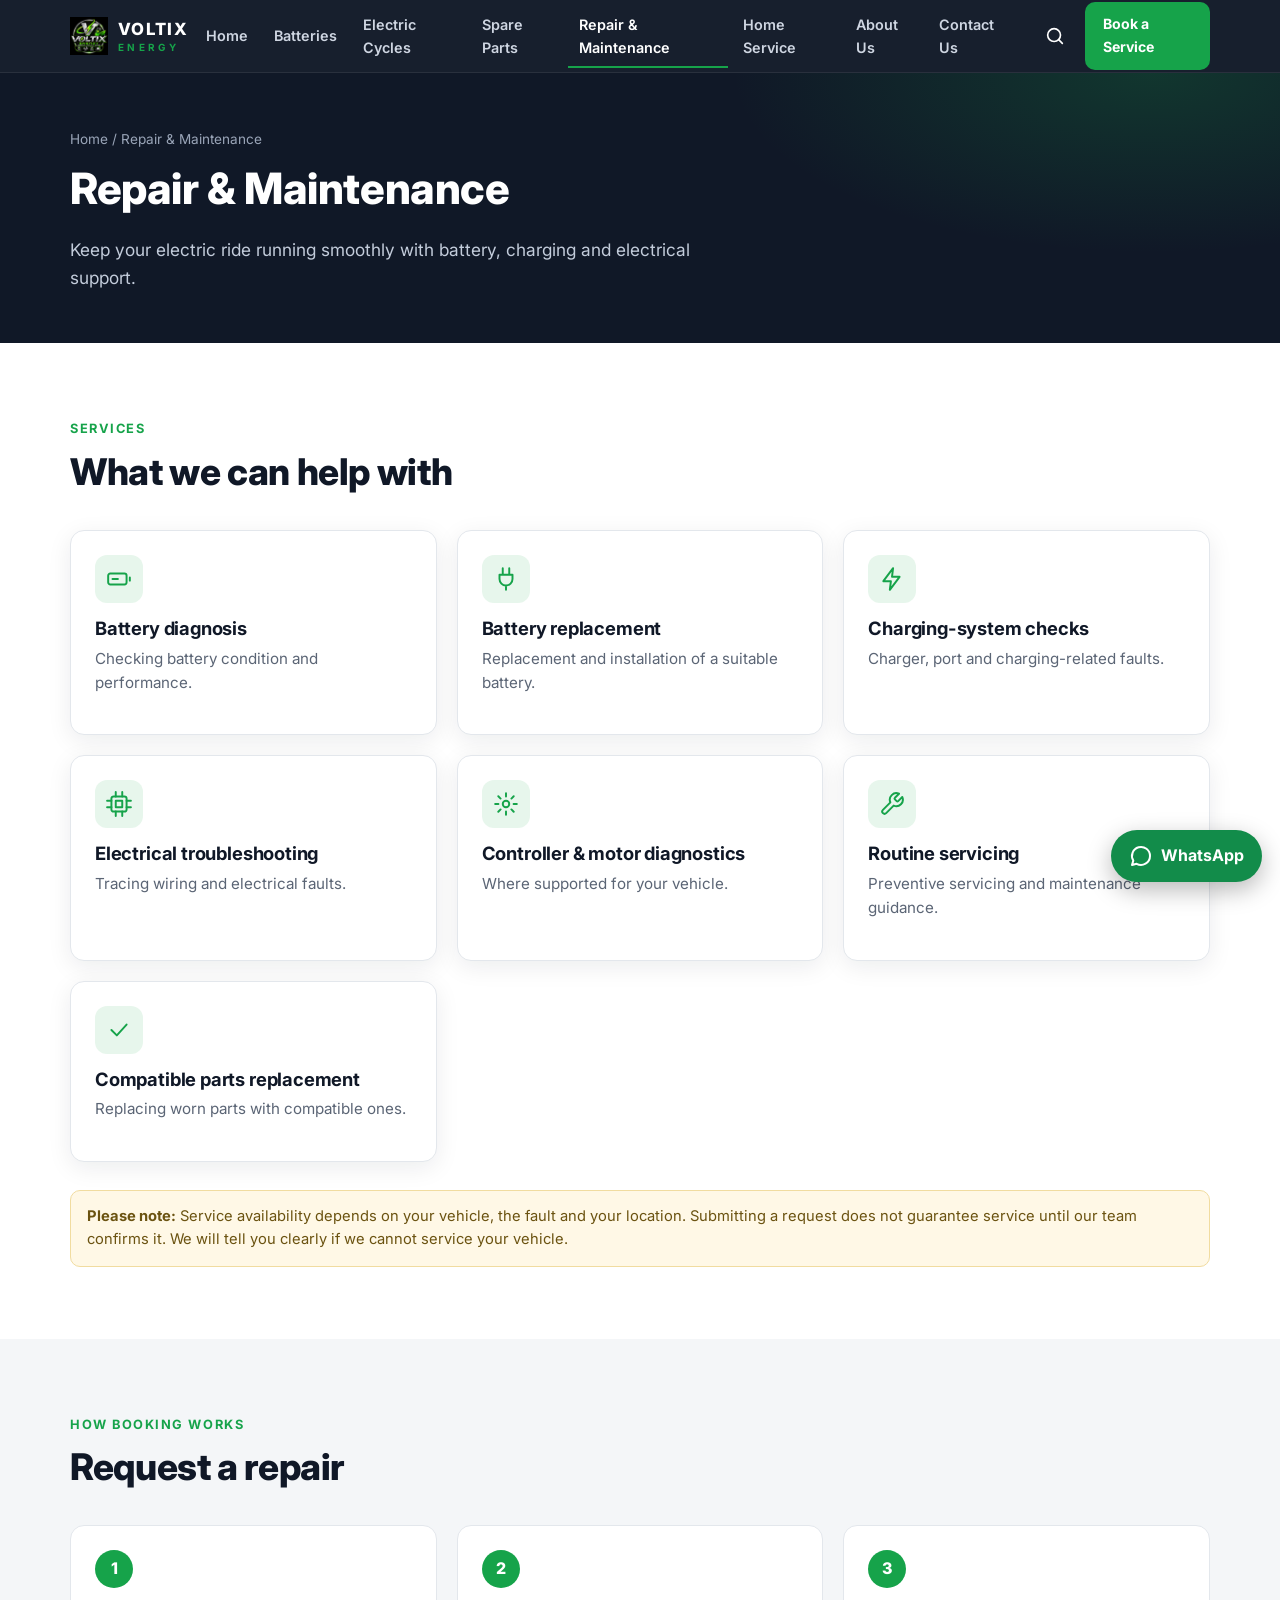
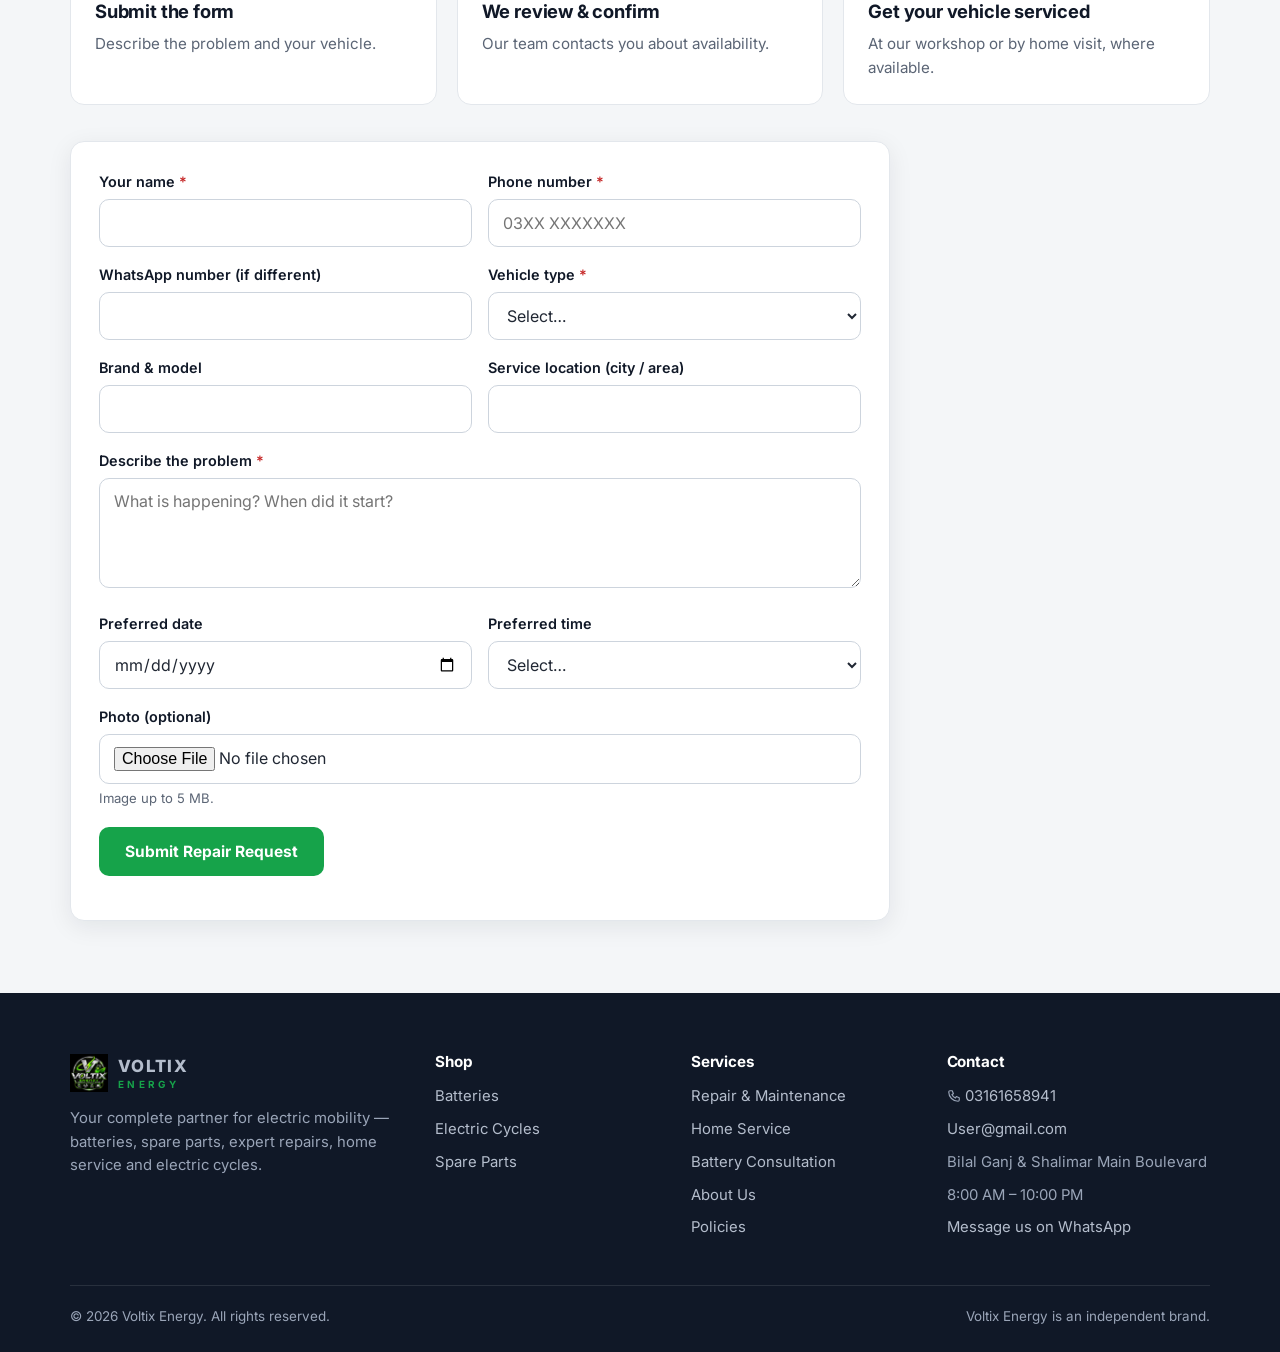
<file: repair.html>
<!DOCTYPE html>
<html lang="en">
<head>
<meta charset="utf-8">
<meta name="viewport" content="width=device-width, initial-scale=1">
<title>Electric Bike & Scooty Repair and Maintenance | Voltix Energy</title>
<meta name="description" content="Electric bike and scooty repair and maintenance in Pakistan: battery diagnosis and replacement, charging checks, electrical troubleshooting and servicing. Submit a service request online.">
<meta name="theme-color" content="#101827">
<meta property="og:type" content="website"><meta property="og:site_name" content="Voltix Energy"><meta property="og:title" content="Electric Bike & Scooty Repair and Maintenance | Voltix Energy"><meta property="og:description" content="Electric bike and scooty repair and maintenance in Pakistan: battery diagnosis and replacement, charging checks, electrical troubleshooting and servicing. Submit a service request online."><meta property="og:locale" content="en_PK">
<meta name="twitter:card" content="summary">
<link rel="icon" href="favicon.png" type="image/svg+xml">
<link rel="preconnect" href="https://fonts.googleapis.com"><link rel="preconnect" href="https://fonts.gstatic.com" crossorigin>
<link href="https://fonts.googleapis.com/css2?family=Inter:wght@400;500;600;700;800&display=swap" rel="stylesheet">
<link rel="stylesheet" href="styles.css">
</head>
<body>
<a class="skip" href="#main">Skip to content</a>
<div id="site-header"></div>
<main id="main">
<section class="page-hero"><div class="container"><div class="crumbs"><a href="index.html">Home</a> / Repair &amp; Maintenance</div><h1>Repair &amp; Maintenance</h1><p>Keep your electric ride running smoothly with battery, charging and electrical support.</p></div></section>
<section class="section"><div class="container"><div class="sec-head"><span class="eyebrow">Services</span><h2>What we can help with</h2></div><div class="grid g3"><div class="card"><div class="ico" data-icon="battery"></div><h3>Battery diagnosis</h3><p>Checking battery condition and performance.</p></div><div class="card"><div class="ico" data-icon="plug"></div><h3>Battery replacement</h3><p>Replacement and installation of a suitable battery.</p></div><div class="card"><div class="ico" data-icon="bolt"></div><h3>Charging-system checks</h3><p>Charger, port and charging-related faults.</p></div><div class="card"><div class="ico" data-icon="cpu"></div><h3>Electrical troubleshooting</h3><p>Tracing wiring and electrical faults.</p></div><div class="card"><div class="ico" data-icon="gear"></div><h3>Controller &amp; motor diagnostics</h3><p>Where supported for your vehicle.</p></div><div class="card"><div class="ico" data-icon="wrench"></div><h3>Routine servicing</h3><p>Preventive servicing and maintenance guidance.</p></div><div class="card"><div class="ico" data-icon="check"></div><h3>Compatible parts replacement</h3><p>Replacing worn parts with compatible ones.</p></div></div><div class="note" style="margin-top:28px"><b>Please note:</b> Service availability depends on your vehicle, the fault and your location. Submitting a request does not guarantee service until our team confirms it. We will tell you clearly if we cannot service your vehicle.</div></div></section><section class="section alt"><div class="container"><div class="sec-head"><span class="eyebrow">How booking works</span><h2>Request a repair</h2></div><div class="steps s3" style="margin-bottom:36px"><div class="step"><h3>Submit the form</h3><p>Describe the problem and your vehicle.</p></div><div class="step"><h3>We review &amp; confirm</h3><p>Our team contacts you about availability.</p></div><div class="step"><h3>Get your vehicle serviced</h3><p>At our workshop or by home visit, where available.</p></div></div><div id="request" style="max-width:820px"><form class="form-card" data-form="Repair & Maintenance Request" data-wa="repair" data-success="Thank you. Our team will review your request and contact you to confirm service availability and next steps." novalidate><div class="form-grid"><div class="field"><label for="r-name">Your name <span class="req" aria-hidden="true">*</span></label><input id="r-name" name="name" type="text" placeholder="" required autocomplete="name"><div class="errmsg" role="alert"></div></div><div class="field"><label for="r-phone">Phone number <span class="req" aria-hidden="true">*</span></label><input id="r-phone" name="phone" type="tel" placeholder="03XX XXXXXXX" required autocomplete="tel"><div class="errmsg" role="alert"></div></div><div class="field"><label for="r-wa">WhatsApp number (if different)</label><input id="r-wa" name="whatsapp" type="tel" placeholder=""><div class="errmsg" role="alert"></div></div><div class="field"><label for="r-veh">Vehicle type <span class="req" aria-hidden="true">*</span></label><select id="r-veh" name="vehicle_type" required><option value="">Select…</option><option>Electric bike</option><option>Electric scooty / scooter</option><option>Electric cycle</option><option>Other</option></select><div class="errmsg" role="alert"></div></div><div class="field"><label for="r-model">Brand &amp; model</label><input id="r-model" name="vehicle_model" type="text" placeholder=""><div class="errmsg" role="alert"></div></div><div class="field"><label for="r-loc">Service location (city / area)</label><input id="r-loc" name="location" type="text" placeholder=""><div class="errmsg" role="alert"></div></div><div class="field full"><label for="r-prob">Describe the problem <span class="req" aria-hidden="true">*</span></label><textarea id="r-prob" name="problem" placeholder="What is happening? When did it start?" required></textarea><div class="errmsg" role="alert"></div></div><div class="field"><label for="r-date">Preferred date</label><input id="r-date" name="preferred_date" type="date" placeholder=""><div class="errmsg" role="alert"></div></div><div class="field"><label for="r-time">Preferred time</label><select id="r-time" name="preferred_time"><option value="">Select…</option><option>Morning (9am – 12pm)</option><option>Afternoon (12pm – 4pm)</option><option>Evening (4pm – 8pm)</option></select><div class="errmsg" role="alert"></div></div><div class="field full"><label for="r-img">Photo (optional)</label><input id="r-img" name="photo" type="file" accept="image/*"><div class="hint">Image up to 5 MB.</div><div class="errmsg" role="alert"></div></div></div><div class="hp" aria-hidden="true"><label>Leave empty<input type="text" name="_gotcha" tabindex="-1" autocomplete="off"></label></div><p style="margin-top:18px"><button class="btn btn-primary" type="submit"><span class="spinner"></span>Submit Repair Request</button></p><div class="status" role="status" aria-live="polite"></div></form></div></div></section></main>
<div id="site-footer"></div>
<script src="config.js"></script>
<script src="data.js"></script>
<script src="app.js"></script>
</body>
</html>
</file>
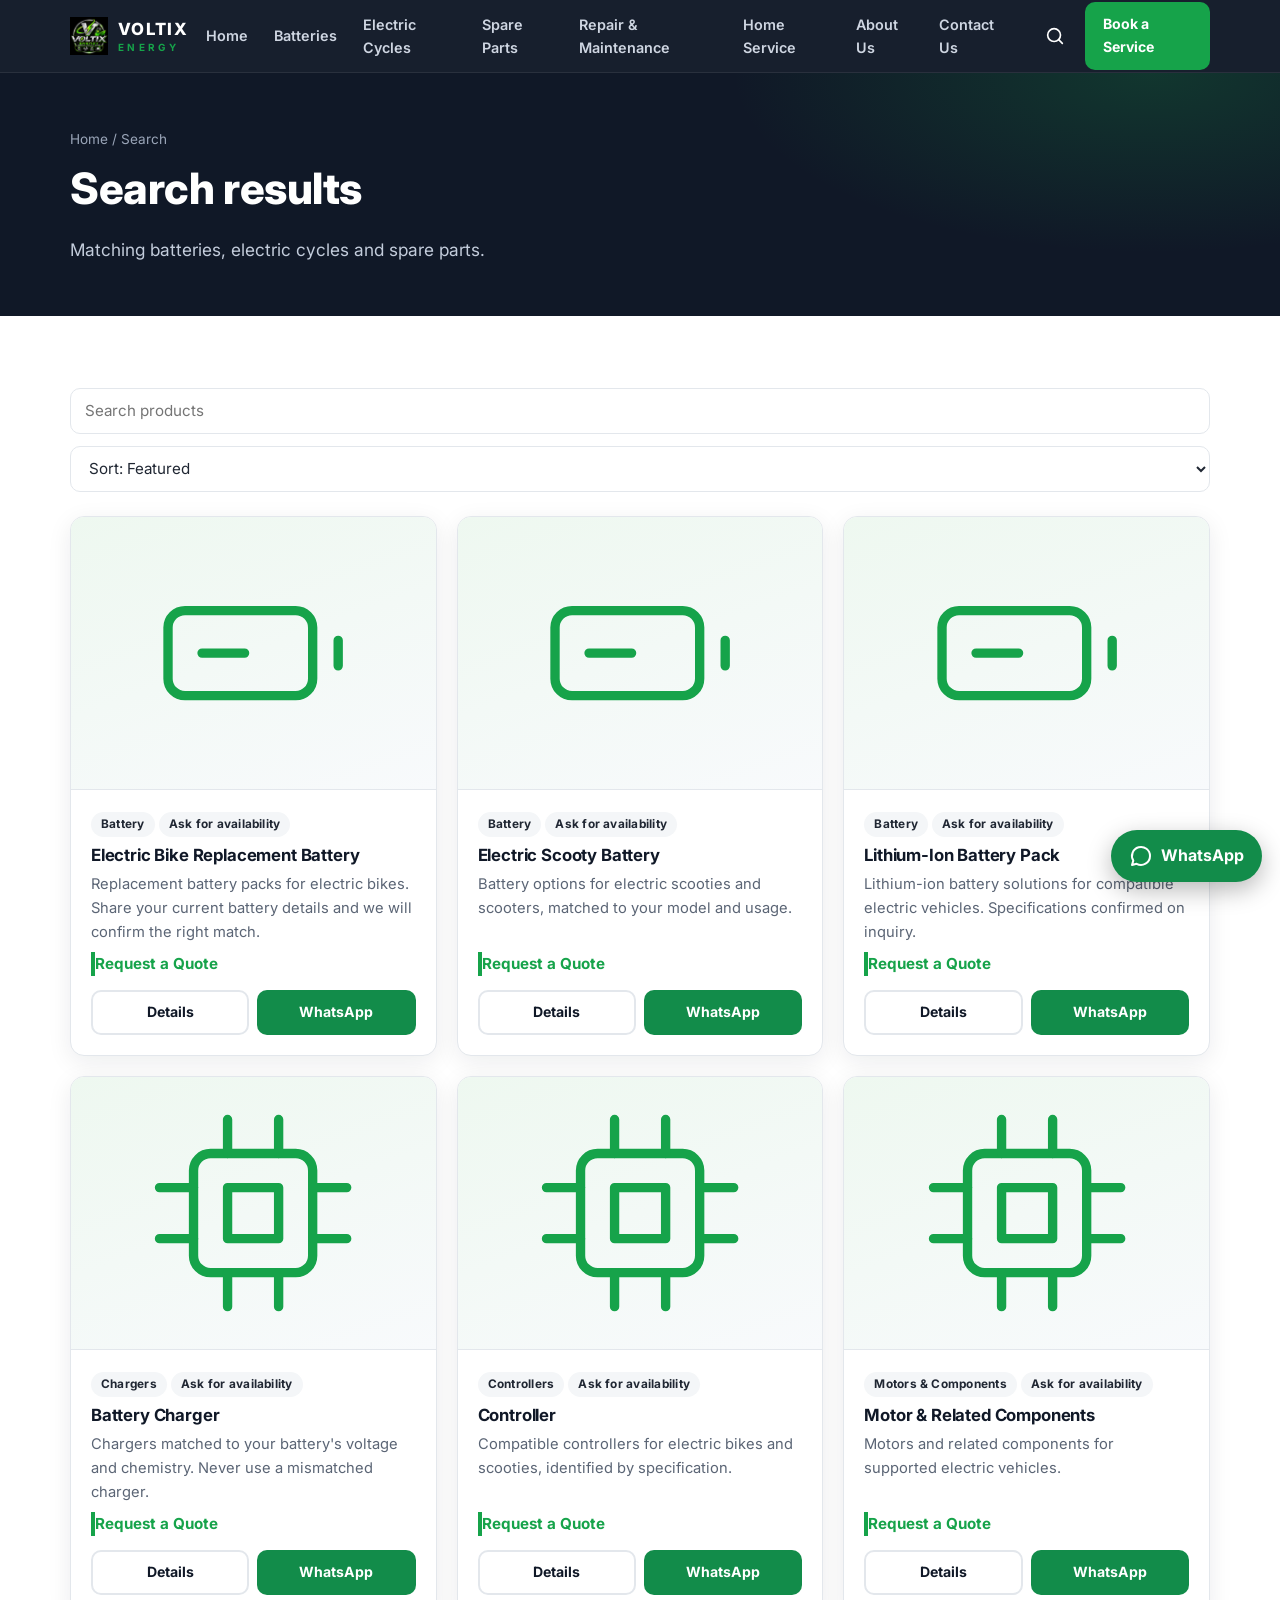
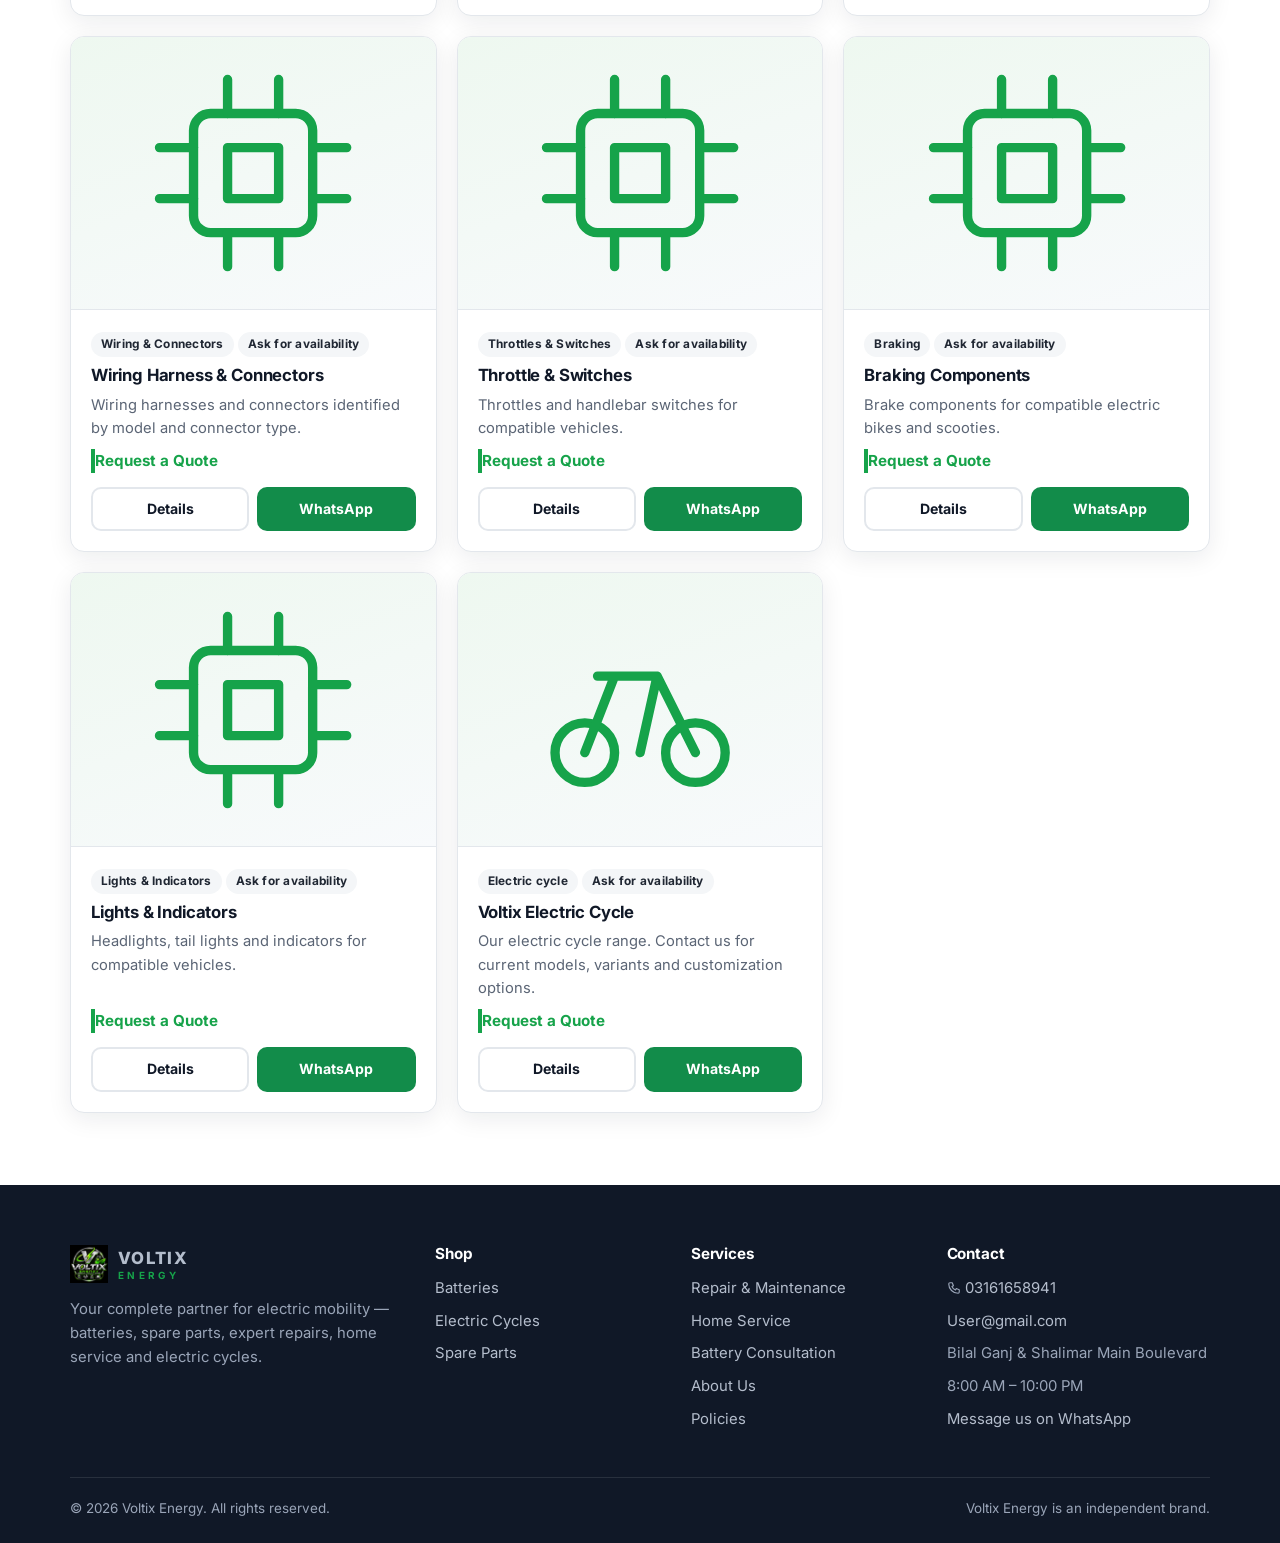
<file: search.html>
<!DOCTYPE html>
<html lang="en">
<head>
<meta charset="utf-8">
<meta name="viewport" content="width=device-width, initial-scale=1">
<title>Search | Voltix Energy</title>
<meta name="description" content="Search Voltix Energy batteries, electric cycles and spare parts.">
<meta name="theme-color" content="#101827">
<meta name="robots" content="noindex">
<meta property="og:type" content="website"><meta property="og:site_name" content="Voltix Energy"><meta property="og:title" content="Search | Voltix Energy"><meta property="og:description" content="Search Voltix Energy batteries, electric cycles and spare parts."><meta property="og:locale" content="en_PK">
<meta name="twitter:card" content="summary">
<link rel="icon" href="favicon.svg" type="image/svg+xml">
<link rel="preconnect" href="https://fonts.googleapis.com"><link rel="preconnect" href="https://fonts.gstatic.com" crossorigin>
<link href="https://fonts.googleapis.com/css2?family=Inter:wght@400;500;600;700;800&display=swap" rel="stylesheet">
<link rel="stylesheet" href="styles.css">
</head>
<body>
<a class="skip" href="#main">Skip to content</a>
<div id="site-header"></div>
<main id="main">
<section class="page-hero"><div class="container"><div class="crumbs"><a href="index.html">Home</a> / Search</div><h1>Search results</h1><p>Matching batteries, electric cycles and spare parts.</p></div></section>
<section class="section"><div class="container"><div data-catalog="all"></div></div></section></main>
<div id="site-footer"></div>
<script src="config.js"></script>
<script src="data.js"></script>
<script src="app.js"></script>
</body>
</html>
</file>
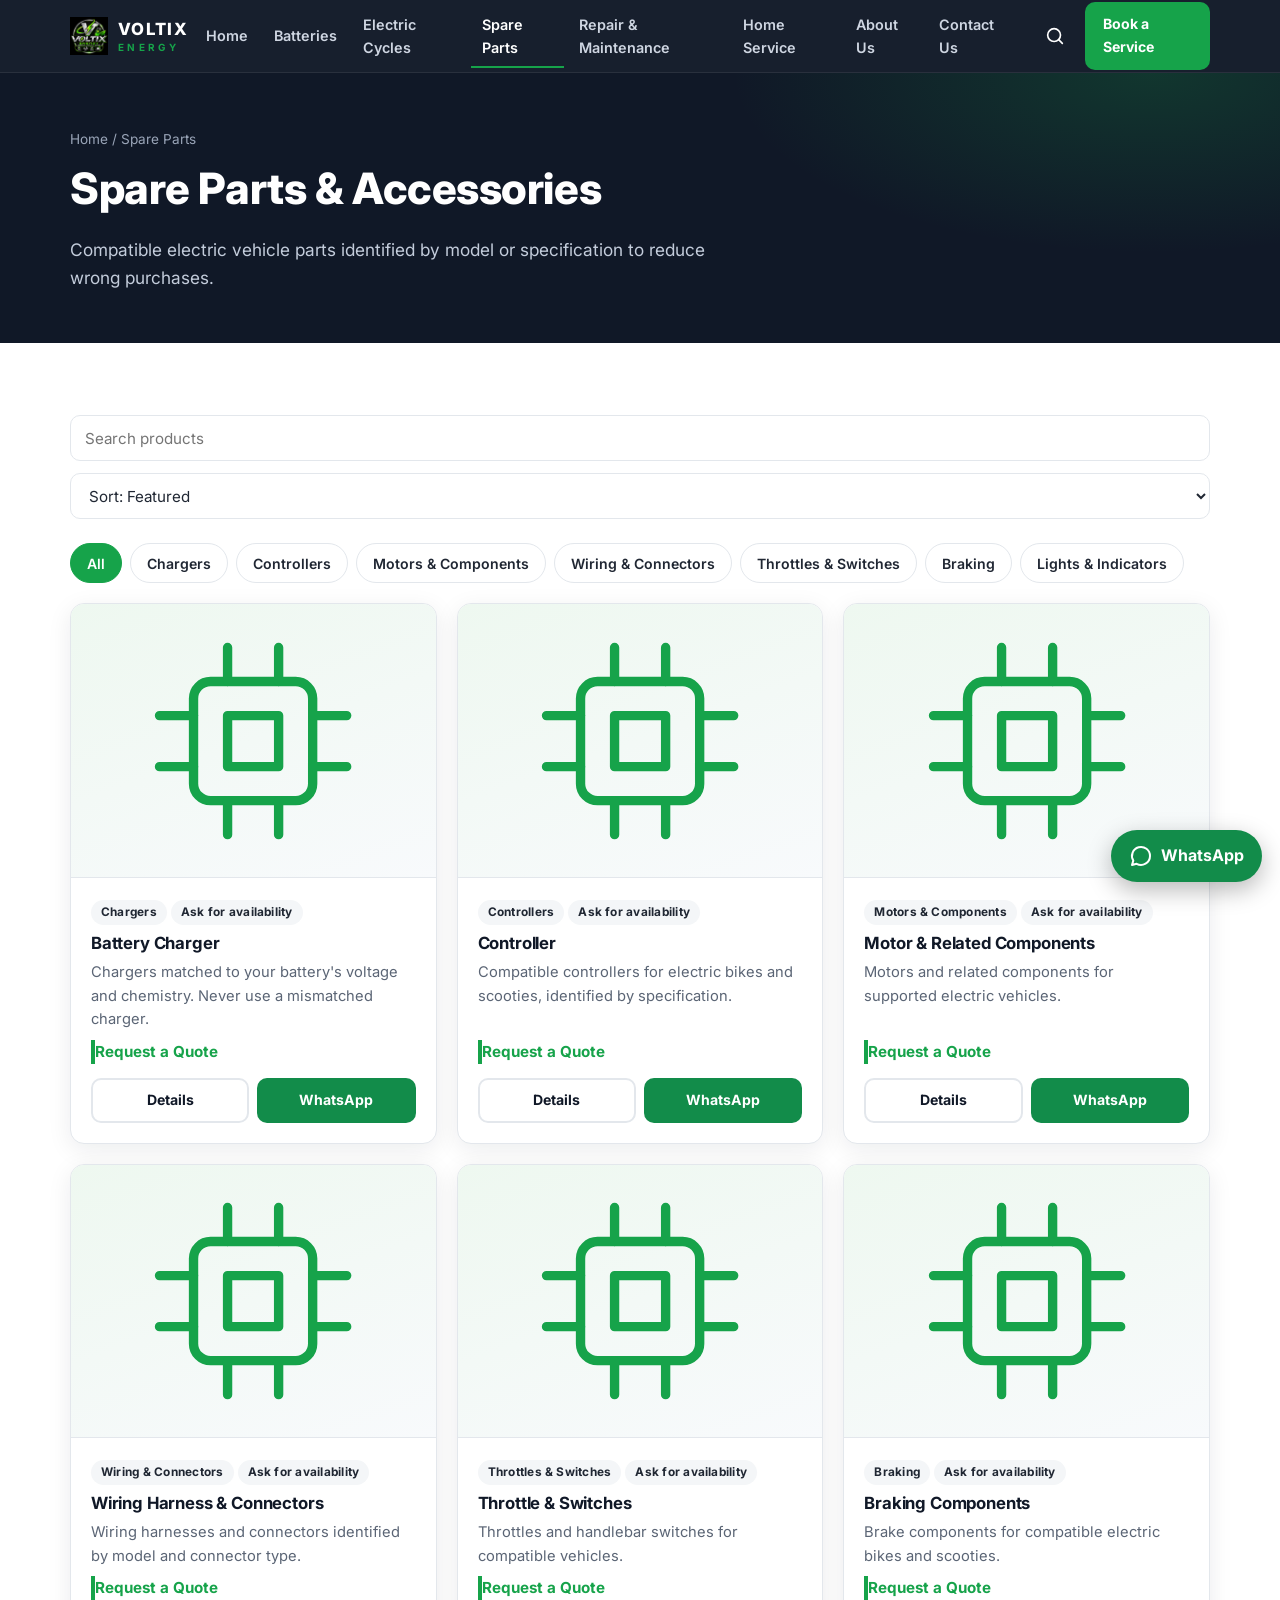
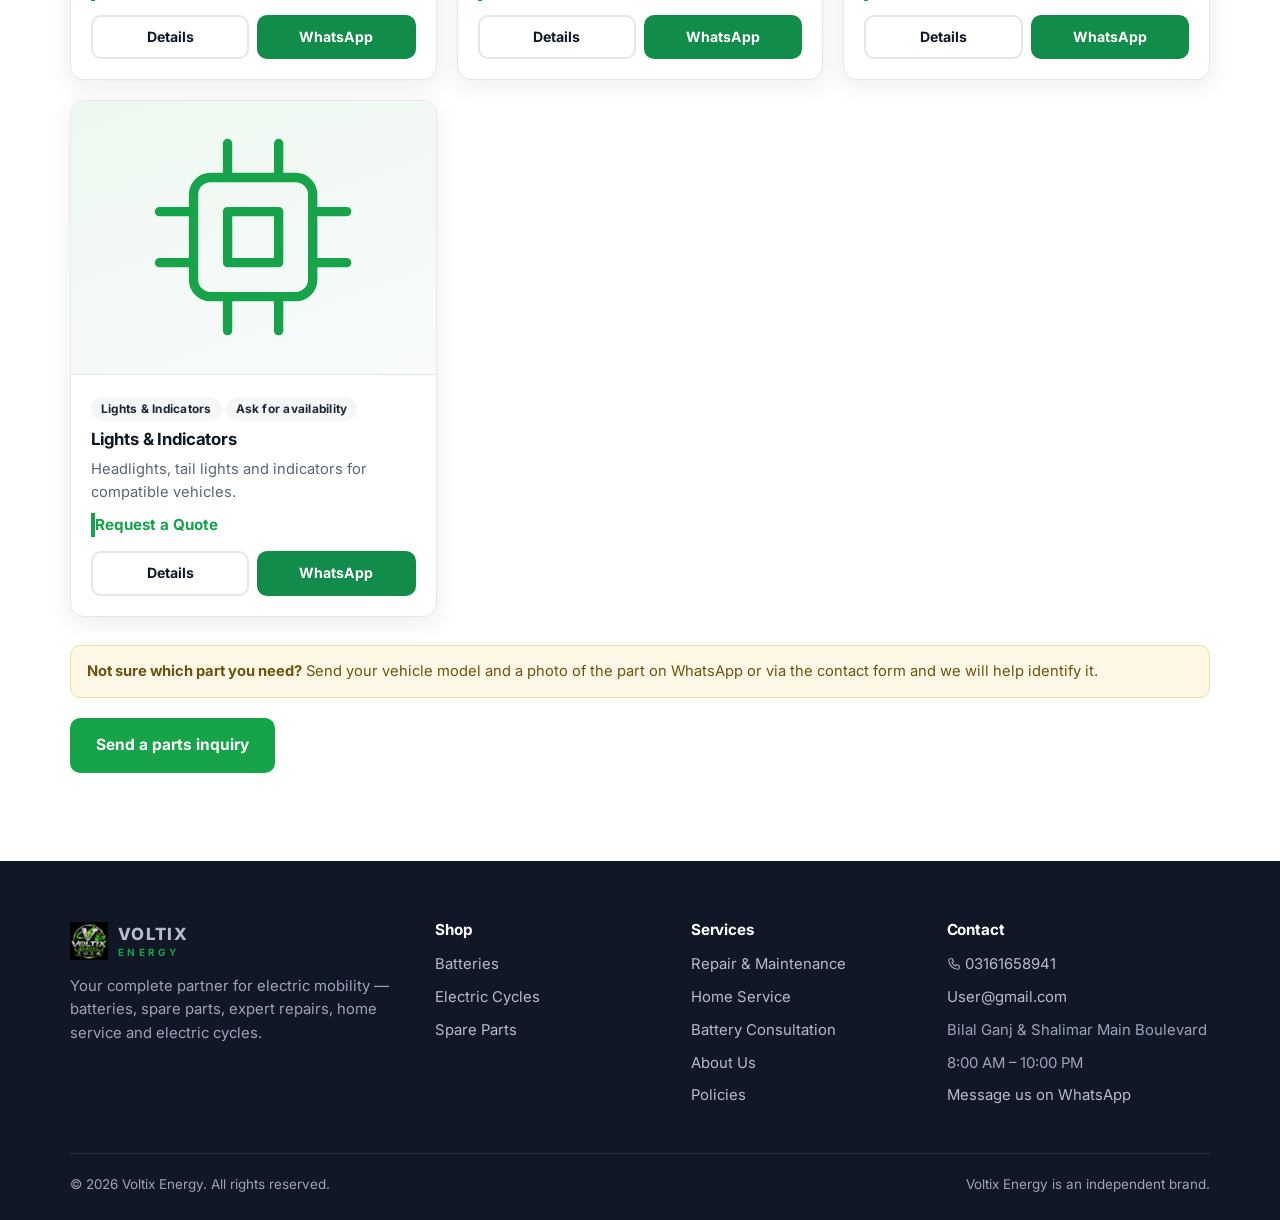
<file: spare-parts.html>
<!DOCTYPE html>
<html lang="en">
<head>
<meta charset="utf-8">
<meta name="viewport" content="width=device-width, initial-scale=1">
<title>Electric Vehicle Spare Parts | Chargers, Controllers & More | Voltix Energy</title>
<meta name="description" content="Compatible spare parts for electric bikes and scooties in Pakistan: chargers, controllers, motors, wiring, throttles, brakes and lights. Enquire with your model for a correct match.">
<meta name="theme-color" content="#101827">
<meta property="og:type" content="website"><meta property="og:site_name" content="Voltix Energy"><meta property="og:title" content="Electric Vehicle Spare Parts | Chargers, Controllers & More | Voltix Energy"><meta property="og:description" content="Compatible spare parts for electric bikes and scooties in Pakistan: chargers, controllers, motors, wiring, throttles, brakes and lights. Enquire with your model for a correct match."><meta property="og:locale" content="en_PK">
<meta name="twitter:card" content="summary">
<link rel="icon" href="favicon.png" type="image/svg+xml">
<link rel="preconnect" href="https://fonts.googleapis.com"><link rel="preconnect" href="https://fonts.gstatic.com" crossorigin>
<link href="https://fonts.googleapis.com/css2?family=Inter:wght@400;500;600;700;800&display=swap" rel="stylesheet">
<link rel="stylesheet" href="styles.css">
</head>
<body>
<a class="skip" href="#main">Skip to content</a>
<div id="site-header"></div>
<main id="main">
<section class="page-hero"><div class="container"><div class="crumbs"><a href="index.html">Home</a> / Spare Parts</div><h1>Spare Parts &amp; Accessories</h1><p>Compatible electric vehicle parts identified by model or specification to reduce wrong purchases.</p></div></section>
<section class="section"><div class="container"><div data-catalog="part"></div><div class="note" style="margin-top:28px"><b>Not sure which part you need?</b> Send your vehicle model and a photo of the part on WhatsApp or via the contact form and we will help identify it.</div><p style="margin-top:20px"><a class="btn btn-primary" href="contact.html#inquiry">Send a parts inquiry</a></p></div></section></main>
<div id="site-footer"></div>
<script src="config.js"></script>
<script src="data.js"></script>
<script src="app.js"></script>
</body>
</html>
</file>
<file: styles.css>
/* VOLTIX ENERGY — Deep Green Design System */
:root {
  --navy: #101827;
  --blue: #16A34A;
  --cyan: #16A34A;
  --green: #16A34A;
  --white: #fff;
  --gray: #F4F6F8;
  --charcoal: #202733;
  --muted: #5b6575;
  --line: #e3e7ec;
  --radius: 14px;
  --shadow: 0 6px 24px rgba(16,24,39,.08);
  --font: 'Inter','Manrope',system-ui,-apple-system,'Segoe UI',Roboto,Arial,sans-serif;
  --max: 1180px;
}

/* Global */
* { box-sizing: border-box; }
html { scroll-behavior: smooth; }

body {
  margin: 0;
  font-family: var(--font);
  color: var(--charcoal);
  background: #fff;
  line-height: 1.6;
  -webkit-font-smoothing: antialiased;
  overflow-x: hidden;
}

img, svg { max-width: 100%; display: block; }

a {
  color: var(--blue);
  text-decoration: none;
}

a:hover { text-decoration: underline; }

h1, h2, h3, h4 {
  line-height: 1.2;
  margin: 0 0 .5em;
  color: var(--navy);
  letter-spacing: -.01em;
}

h1 { font-size: clamp(2rem,5vw,3.4rem); font-weight: 800; }
h2 { font-size: clamp(1.6rem,3.2vw,2.3rem); font-weight: 800; }
h3 { font-size: 1.15rem; font-weight: 700; }
p { margin: 0 0 1em; }

.container {
  width: 100%;
  max-width: var(--max);
  margin: 0 auto;
  padding: 0 20px;
}

.section { padding: 72px 0; }
.section.alt { background: var(--gray); }
.section.dark { background: var(--navy); color: #cfd6e2; }

.section.dark h2,
.section.dark h3 { color: #fff; }

.eyebrow {
  display: inline-block;
  color: var(--green);
  font-weight: 700;
  font-size: .8rem;
  letter-spacing: .12em;
  text-transform: uppercase;
  margin-bottom: 10px;
}

.dark .eyebrow { color: var(--green); }

.lead { font-size: 1.1rem; color: var(--muted); max-width: 680px; }
.dark .lead { color: #b4bdcc; }

.center { text-align: center; }
.center .lead { margin-left: auto; margin-right: auto; }

.sec-head { margin-bottom: 36px; }

.skip {
  position: absolute;
  left: -999px;
  top: 0;
  background: #fff;
  color: var(--navy);
  padding: 10px 14px;
  z-index: 200;
}

.skip:focus { left: 10px; top: 10px; }

:focus-visible {
  outline: 3px solid var(--green);
  outline-offset: 2px;
}

/* Buttons */
.btn {
  display: inline-flex;
  align-items: center;
  justify-content: center;
  gap: 8px;
  padding: 13px 24px;
  border-radius: 10px;
  font-weight: 700;
  font-size: .97rem;
  border: 2px solid transparent;
  cursor: pointer;
  font-family: inherit;
  transition: transform .15s, background .2s, box-shadow .2s;
  min-height: 48px;
  text-decoration: none !important;
}

.btn:hover { transform: translateY(-1px); }

.btn-primary {
  background: var(--green);
  color: #fff;
}

.btn-primary:hover {
  background: #15803D;
  box-shadow: 0 6px 18px rgba(22,163,74,.30);
}

.btn-outline {
  background: transparent;
  border-color: #fff;
  color: #fff;
}

.btn-outline:hover { background: rgba(255,255,255,.12); }

.btn-ghost {
  background: #fff;
  border-color: var(--line);
  color: var(--navy);
}

.btn-ghost:hover {
  border-color: var(--green);
  color: var(--green);
}

/* WhatsApp uses its recognizable green */
.btn-wa { background: #128C4A; color: #fff; }
.btn-wa:hover { background: #0e7a3f; }

.btn-sm { padding: 9px 16px; min-height: 40px; font-size: .88rem; }

.btn[disabled] {
  opacity: .65;
  cursor: not-allowed;
  transform: none;
}

/* Header */
.header {
  position: sticky;
  top: 0;
  z-index: 100;
  background: rgba(16,24,39,.97);
  backdrop-filter: blur(8px);
  border-bottom: 1px solid rgba(255,255,255,.08);
}

.nav {
  display: flex;
  align-items: center;
  justify-content: space-between;
  height: 72px;
  gap: 16px;
}

.logo {
  display: flex;
  align-items: center;
  gap: 10px;
  color: #fff;
  font-weight: 800;
  letter-spacing: .08em;
  font-size: 1.05rem;
  text-decoration: none !important;
}

.logo svg { width: 38px; height: 38px; }

.logo small {
  display: block;
  font-size: .62rem;
  letter-spacing: .34em;
  color: var(--green);
  font-weight: 700;
  margin-top: -3px;
}

.nav-links {
  display: flex;
  align-items: center;
  gap: 4px;
  list-style: none;
  margin: 0;
  padding: 0;
}

.nav-links a {
  color: #cfd6e2;
  padding: 9px 11px;
  border-radius: 8px;
  font-size: .9rem;
  font-weight: 600;
  text-decoration: none;
  display: block;
}

.nav-links a:hover { color: #fff; background: rgba(255,255,255,.08); }

.nav-links a.active {
  color: #fff;
  box-shadow: inset 0 -2px 0 var(--green);
  border-radius: 0;
}

.nav-actions { display: flex; align-items: center; gap: 10px; }

.icon-btn {
  background: transparent;
  border: 0;
  color: #fff;
  width: 44px;
  height: 44px;
  border-radius: 10px;
  cursor: pointer;
  display: inline-flex;
  align-items: center;
  justify-content: center;
}

.icon-btn:hover { background: rgba(255,255,255,.1); }
.icon-btn svg { width: 22px; height: 22px; }
.burger { display: none; }

.search-bar { display: none; background: var(--navy); padding: 0 0 14px; }
.search-bar.open { display: block; }
.search-bar form { display: flex; gap: 8px; }

.search-bar input {
  flex: 1;
  padding: 12px 14px;
  border-radius: 10px;
  border: 1px solid rgba(255,255,255,.2);
  background: rgba(255,255,255,.08);
  color: #fff;
  font-size: 1rem;
  font-family: inherit;
}

.search-bar input::placeholder { color: #9aa5b8; }

@media(max-width:1220px) {
  .burger { display: inline-flex; }

  .nav-links {
    position: fixed;
    top: 72px;
    left: 0;
    right: 0;
    background: var(--navy);
    flex-direction: column;
    align-items: stretch;
    padding: 12px 20px 24px;
    gap: 0;
    transform: translateY(-130%);
    transition: transform .25s;
    max-height: calc(100vh - 72px);
    overflow: auto;
    border-bottom: 1px solid rgba(255,255,255,.1);
  }

  .nav-links.open { transform: none; }
  .nav-links a { padding: 14px 10px; font-size: 1rem; border-bottom: 1px solid rgba(255,255,255,.06); }
  .nav-links a.active { box-shadow: none; color: var(--green); }
  .nav-cta { display: none; }
}

/* Hero */
.hero {
  background: var(--navy);
  color: #fff;
  position: relative;
  overflow: hidden;
  padding: 84px 0 96px;
}

.hero::before {
  content: "";
  position: absolute;
  inset: 0;
  background: radial-gradient(900px 400px at 85% 20%, rgba(22,163,74,.24), transparent 60%);
  pointer-events: none;
}

.hero-grid {
  display: grid;
  grid-template-columns: 1.1fr .9fr;
  gap: 40px;
  align-items: center;
  position: relative;
}

.hero h1 { color: #fff; }
.hero h1 span { color: var(--green); }

.hero p.sub { font-size: 1.15rem; color: #c3ccdb; max-width: 560px; }

.hero .tagline {
  color: var(--green);
  font-weight: 600;
  font-size: .9rem;
  letter-spacing: .04em;
  margin-top: 22px;
}

.hero-ctas { display: flex; gap: 12px; flex-wrap: wrap; margin-top: 28px; }
.hero-art { position: relative; aspect-ratio: 1/1; max-width: 480px; width: 100%; margin: 0 auto; }
.hero-art svg { width: 100%; height: 100%; }

.page-hero {
  background: var(--navy);
  color: #fff;
  padding: 56px 0 52px;
  position: relative;
  overflow: hidden;
}

.page-hero::before {
  content: "";
  position: absolute;
  inset: 0;
  background: radial-gradient(700px 300px at 90% 0, rgba(22,163,74,.22), transparent 60%);
}

.page-hero .container { position: relative; }
.page-hero h1 { color: #fff; font-size: clamp(1.8rem,4vw,2.7rem); }
.page-hero p { color: #c3ccdb; max-width: 640px; font-size: 1.08rem; margin: 0; }
.crumbs { font-size: .85rem; color: #9aa5b8; margin-bottom: 12px; }
.crumbs a { color: #9aa5b8; }

@media(max-width:860px) {
  .hero-grid { grid-template-columns: 1fr; }
  .hero { padding: 56px 0 64px; }
  .hero-art { max-width: 320px; order: -1; }
}

/* Cards and grids */
.grid { display: grid; gap: 20px; }
.g5 { grid-template-columns: repeat(5,1fr); }
.g4 { grid-template-columns: repeat(4,1fr); }
.g3 { grid-template-columns: repeat(3,1fr); }
.g2 { grid-template-columns: repeat(2,1fr); }

@media(max-width:1060px) {
  .g5 { grid-template-columns: repeat(3,1fr); }
  .g4 { grid-template-columns: repeat(2,1fr); }
}

@media(max-width:760px) {
  .g5,.g4,.g3,.g2 { grid-template-columns: 1fr; }
  .g5 { grid-template-columns: repeat(2,1fr); }
  .section { padding: 52px 0; }
}

@media(max-width:480px) { .g5 { grid-template-columns: 1fr; } }

.card {
  background: #fff;
  border: 1px solid var(--line);
  border-radius: var(--radius);
  padding: 24px;
  box-shadow: var(--shadow);
  transition: transform .2s, box-shadow .2s;
}

.card:hover { transform: translateY(-3px); box-shadow: 0 12px 30px rgba(16,24,39,.12); }
.card h3 { margin-bottom: .4em; }
.card p { color: var(--muted); font-size: .95rem; }
.card .more { font-weight: 700; font-size: .92rem; display: inline-flex; align-items: center; gap: 4px; }

.ico {
  width: 48px;
  height: 48px;
  border-radius: 12px;
  background: rgba(22,163,74,.10);
  color: var(--green);
  display: flex;
  align-items: center;
  justify-content: center;
  margin-bottom: 14px;
}

.ico svg { width: 26px; height: 26px; }
.cat-strip { margin-top: -44px; position: relative; z-index: 5; }
.cat-card { text-align: left; display: flex; flex-direction: column; height: 100%; }
.cat-card p { flex: 1; }

.dark .card { background: rgba(255,255,255,.05); border-color: rgba(255,255,255,.1); box-shadow: none; }
.dark .card p { color: #b4bdcc; }
.dark .card h3 { color: #fff; }
.dark .ico { background: rgba(22,163,74,.14); color: var(--green); }

/* Product cards */
.pcard { display: flex; flex-direction: column; padding: 0; overflow: hidden; }

.pimg {
  aspect-ratio: 4/3;
  background: linear-gradient(160deg,#eef8f0,#f8fafc);
  display: flex;
  align-items: center;
  justify-content: center;
  border-bottom: 1px solid var(--line);
}

.pimg svg { width: 56%; height: auto; color: var(--green); }
.pimg img { width: 100%; height: 100%; object-fit: cover; }
.pbody { padding: 20px; display: flex; flex-direction: column; flex: 1; gap: 8px; }
.pbody h3 { margin: 0; font-size: 1.05rem; }
.pbody p { margin: 0; font-size: .92rem; color: var(--muted); flex: 1; }
.tag { display: inline-block; background: var(--gray); color: var(--charcoal); font-size: .74rem; font-weight: 700; padding: 3px 10px; border-radius: 99px; letter-spacing: .02em; }
.price { font-weight: 800; color: var(--navy); }
.price.quote { font-weight: 700; color: var(--green); font-size: .95rem; }
.pactions { display: flex; gap: 8px; flex-wrap: wrap; margin-top: 6px; }
.pactions .btn { flex: 1; min-width: 120px; }

/* Toolbar and filters */
.toolbar { display: flex; gap: 12px; flex-wrap: wrap; align-items: center; margin-bottom: 24px; }

.toolbar input,.toolbar select {
  padding: 11px 14px;
  border: 1px solid var(--line);
  border-radius: 10px;
  font-size: .95rem;
  font-family: inherit;
  background: #fff;
  min-height: 46px;
}

.toolbar input[type=search] { flex: 1; min-width: 200px; }
.chips { display: flex; gap: 8px; flex-wrap: wrap; margin-bottom: 20px; }

.chip {
  border: 1px solid var(--line);
  background: #fff;
  padding: 8px 16px;
  border-radius: 99px;
  font-weight: 600;
  font-size: .88rem;
  cursor: pointer;
  font-family: inherit;
  color: var(--charcoal);
  min-height: 40px;
}

.chip:hover { border-color: var(--green); }
.chip.on { background: var(--green); border-color: var(--green); color: #fff; }
.empty { text-align: center; padding: 48px 20px; background: var(--gray); border-radius: var(--radius); color: var(--muted); }
.empty h3 { color: var(--navy); }

/* Steps */
.steps { counter-reset: s; display: grid; gap: 20px; }
.steps.s3 { grid-template-columns: repeat(3,1fr); }
.steps.s4 { grid-template-columns: repeat(4,1fr); }

@media(max-width:860px) {
  .steps.s3,.steps.s4 { grid-template-columns: 1fr; }
}

.step { position: relative; padding: 24px; border-radius: var(--radius); background: #fff; border: 1px solid var(--line); }

.step::before {
  counter-increment: s;
  content: counter(s);
  display: flex;
  align-items: center;
  justify-content: center;
  width: 38px;
  height: 38px;
  border-radius: 50%;
  background: var(--green);
  color: #fff;
  font-weight: 800;
  margin-bottom: 12px;
}

.dark .step { background: rgba(255,255,255,.05); border-color: rgba(255,255,255,.1); }
.dark .step h3 { color: #fff; }
.step p { margin: 0; color: var(--muted); font-size: .95rem; }
.dark .step p { color: #b4bdcc; }
.dark .step::before { background: var(--green); color: #fff; }

/* Split sections */
.split { display: grid; grid-template-columns: 1fr 1fr; gap: 48px; align-items: center; }

@media(max-width:860px) {
  .split { grid-template-columns: 1fr; gap: 28px; }
}

.art-box {
  background: linear-gradient(160deg,#162d24,#101827);
  border-radius: 20px;
  padding: 28px;
  border: 1px solid rgba(255,255,255,.08);
}

.art-box svg { width: 100%; height: auto; max-height: 340px; }
.checks { list-style: none; padding: 0; margin: 0 0 20px; }

.checks li { padding: 6px 0 6px 30px; position: relative; }

.checks li::before {
  content: "";
  position: absolute;
  left: 0;
  top: 11px;
  width: 18px;
  height: 18px;
  border-radius: 50%;
  background: var(--green) url("data:image/svg+xml,%3Csvg xmlns='http://www.w3.org/2000/svg' viewBox='0 0 24 24' fill='none' stroke='white' stroke-width='3.5' stroke-linecap='round' stroke-linejoin='round'%3E%3Cpath d='M5 12l5 5 9-10'/%3E%3C/svg%3E") center/12px no-repeat;
}

.note { background: #fff8e6; border: 1px solid #f1dca0; color: #6b5311; border-radius: 10px; padding: 14px 16px; font-size: .92rem; }
.note.info { background: #e8f7ee; border-color: #a7dcbb; color: #14532d; }

/* FAQ */
.faq details { background: #fff; border: 1px solid var(--line); border-radius: 12px; margin-bottom: 10px; padding: 0 20px; }
.faq summary { cursor: pointer; font-weight: 700; color: var(--navy); padding: 18px 0; list-style: none; display: flex; justify-content: space-between; gap: 12px; }
.faq summary::-webkit-details-marker { display: none; }
.faq summary::after { content: "+"; font-size: 1.4rem; color: var(--green); line-height: 1; }
.faq details[open] summary::after { content: "–"; }

/* Keep FAQ spacing and typography */
.faq details p { color: var(--muted); padding-bottom: 18px; margin: 0; }

/* CTA */
.cta { background: linear-gradient(135deg,#14532d,#101827 60%); color: #fff; text-align: center; padding: 72px 0; }
.cta h2 { color: #fff; }
.cta p { color: #c3ccdb; max-width: 560px; margin: 0 auto 24px; }
.cta .hero-ctas { justify-content: center; }

/* Forms */
.form-card { background: #fff; border: 1px solid var(--line); border-radius: var(--radius); padding: 28px; box-shadow: var(--shadow); }
.form-grid { display: grid; grid-template-columns: 1fr 1fr; gap: 16px; }
.form-grid .full { grid-column: 1/-1; }

@media(max-width:640px) {
  .form-grid { grid-template-columns: 1fr; }
  .form-card { padding: 20px; }
}

label { display: block; font-weight: 600; font-size: .9rem; margin-bottom: 6px; color: var(--navy); }
label .req { color: #c62828; }

input[type=text],input[type=tel],input[type=email],input[type=date],input[type=time],select,textarea,input[type=file] {
  width: 100%;
  padding: 12px 14px;
  border: 1px solid #cdd4dd;
  border-radius: 10px;
  font-size: 1rem;
  font-family: inherit;
  background: #fff;
  color: var(--charcoal);
  min-height: 48px;
}

textarea { min-height: 110px; resize: vertical; }

input:focus,select:focus,textarea:focus {
  outline: none;
  border-color: var(--green);
  box-shadow: 0 0 0 3px rgba(22,163,74,.18);
}

.field.err input,.field.err select,.field.err textarea { border-color: #c62828; }
.errmsg { color: #c62828; font-size: .82rem; margin-top: 4px; display: none; }
.field.err .errmsg { display: block; }
.hint { font-size: .82rem; color: var(--muted); margin-top: 4px; }
.hp { position: absolute; left: -9999px; opacity: 0; height: 0; overflow: hidden; }

.status { margin-top: 16px; padding: 16px; border-radius: 10px; display: none; font-size: .95rem; }
.status.show { display: block; }
.status.ok { background: #e8f7ee; border: 1px solid #a7dcbb; color: #14532d; }
.status.bad { background: #fdecea; border: 1px solid #f1b0ab; color: #7a1c14; }

.spinner { width: 18px; height: 18px; border: 3px solid rgba(255,255,255,.4); border-top-color: #fff; border-radius: 50%; animation: spin .7s linear infinite; display: none; }
.loading .spinner { display: inline-block; }
@keyframes spin { to { transform: rotate(360deg); } }

.success-screen { text-align: center; padding: 36px 12px; }
.success-screen .tick { width: 64px; height: 64px; border-radius: 50%; background: #e8f7ee; color: #128C4A; display: flex; align-items: center; justify-content: center; margin: 0 auto 16px; }
.success-screen .tick svg { width: 34px; height: 34px; }

.formside { display: grid; grid-template-columns: 1.3fr .7fr; gap: 28px; align-items: start; }
@media(max-width:900px) { .formside { grid-template-columns: 1fr; } }

.info-list { list-style: none; padding: 0; margin: 0; }
.info-list li { padding: 14px 0; border-bottom: 1px solid var(--line); display: flex; gap: 12px; }
.info-list li:last-child { border: 0; }
.info-list b { display: block; color: var(--navy); }
.info-list span { color: var(--muted); font-size: .93rem; }

/* Specification table */
.spec { width: 100%; border-collapse: collapse; font-size: .95rem; }
.spec th,.spec td { text-align: left; padding: 12px 14px; border-bottom: 1px solid var(--line); }
.spec th { width: 40%; color: var(--navy); background: var(--gray); }

/* Testimonials */
.quote { border-left: 4px solid var(--green); }
.quote cite { display: block; margin-top: 10px; font-style: normal; font-weight: 700; color: var(--navy); }

/* Footer */
.footer { background: var(--navy); color: #9aa5b8; padding: 60px 0 24px; font-size: .93rem; }
.footer h4 { color: #fff; font-size: .95rem; margin-bottom: 14px; }
.footer a { color: #b4bdcc; }
.footer a:hover { color: var(--green); }

.footer ul { list-style: none; margin: 0; padding: 0; }
.footer li { margin-bottom: 9px; }

.fgrid { display: grid; grid-template-columns: 1.5fr 1fr 1fr 1.2fr; gap: 36px; }
@media(max-width:860px) { .fgrid { grid-template-columns: 1fr 1fr; } }
@media(max-width:520px) { .fgrid { grid-template-columns: 1fr; } }

.fbottom { border-top: 1px solid rgba(255,255,255,.1); margin-top: 36px; padding-top: 20px; display: flex; justify-content: space-between; flex-wrap: wrap; gap: 10px; font-size: .84rem; }

/* Floating WhatsApp */
.wa-float { position: fixed; right: 18px; bottom: 18px; z-index: 90; background: #128C4A; color: #fff; border-radius: 99px; display: flex; align-items: center; gap: 8px; padding: 13px 18px; font-weight: 700; box-shadow: 0 8px 24px rgba(0,0,0,.28); text-decoration: none !important; }
.wa-float:hover { background: #0e7a3f; color: #fff; }
.wa-float svg { width: 24px; height: 24px; }
@media(max-width:520px) { .wa-float span { display: none; } .wa-float { padding: 15px; } }

/* Miscellaneous */
.pd-grid { display: grid; grid-template-columns: 1fr 1fr; gap: 40px; align-items: start; }
@media(max-width:860px) { .pd-grid { grid-template-columns: 1fr; } }

.pd-img { aspect-ratio: 4/3; background: linear-gradient(160deg,#eef8f0,#f8fafc); border: 1px solid var(--line); border-radius: var(--radius); display: flex; align-items: center; justify-content: center; overflow: hidden; }
.pd-img svg { width: 50%; color: var(--green); }
.pd-img img { width: 100%; height: 100%; object-fit: cover; }

.compare-wrap { overflow-x: auto; }
.legal h2 { font-size: 1.4rem; margin-top: 1.6em; }
.legal p { color: var(--muted); }

@media(prefers-reduced-motion:reduce) {
  * { animation: none !important; transition: none !important; scroll-behavior: auto !important; }
}
</file>
